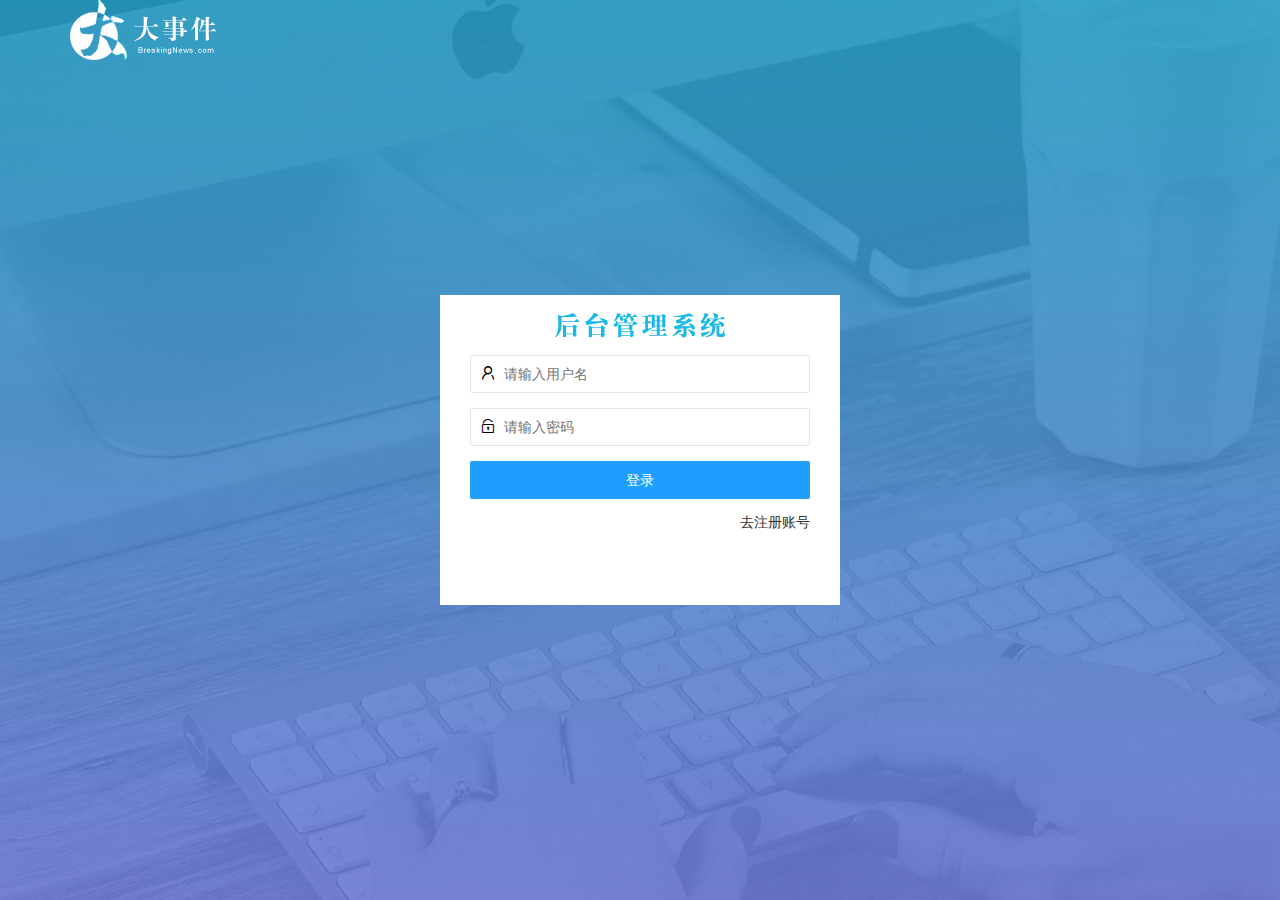
<file: login.html>
<!DOCTYPE html>
<html lang="en">

<head>
    <meta charset="UTF-8">
    <meta http-equiv="X-UA-Compatible" content="IE=edge">
    <meta name="viewport" content="width=device-width, initial-scale=1.0">
    <title>大事件-登录/注册</title>
    <!-- 导入layui样式 -->
    <link rel="stylesheet" href="./assets/lib/layui/css/layui.css" />
    <!-- 导入自己的样式 -->
    <link rel="stylesheet" href="./assets/css/login.css" />
</head>

<body>
    <!-- 头部logo区域 -->
    <div class="layui-main">
        <img src="./assets/images/logo.png" alt="" />
    </div>

    <!-- 登录注册区 -->
    <div class="loginAndRegBox">
        <div class="title-box"></div>
        <!-- 登录div -->
        <div class="login-box">
            <!-- 登录的表单 -->
            <form class="layui-form" id="form_login">
                <!-- 用户名 -->
                <div class="layui-form-item">
                    <i class="layui-icon layui-icon-username"></i>   
                    <input type="text" name="username" required lay-verify="required" placeholder="请输入用户名"
                        autocomplete="off" class="layui-input">
                </div>
                <!-- 密码 -->
                <div class="layui-form-item">
                    <i class="layui-icon layui-icon-password"></i>   
                    <input type="password" name="password" required lay-verify="required|pwd" placeholder="请输入密码"
                        autocomplete="off" class="layui-input">
                </div>
                <!-- 按钮 -->
                <div class="layui-form-item">
                    <button class="layui-btn layui-btn-normal layui-btn-fluid" lay-submit>登录</button>
                </div>
                <div class="layui-form-item links" >
                    <a href="javascript:;" id="link_reg">去注册账号</a>
                </div>
            </form>
            
        </div>
        <!-- 注册div -->
        <div class="reg-box">
                       <!-- 注册的表单 -->
                       <form class="layui-form" id="form_reg">
                        <!-- 用户名 -->
                        <div class="layui-form-item">
                            <i class="layui-icon layui-icon-username"></i>   
                            <input type="text" name="username" required lay-verify="required" placeholder="请输入用户名"
                                autocomplete="off" class="layui-input">
                        </div>
                        <!-- 密码 -->
                        <div class="layui-form-item">
                            <i class="layui-icon layui-icon-password"></i>   
                            <input type="password" name="password" required lay-verify="required|pwd" placeholder="请输入密码"
                                autocomplete="off" class="layui-input">
                        </div>
                        <!--确认密码 -->
                        <div class="layui-form-item">
                            <i class="layui-icon layui-icon-password"></i>   
                            <input type="password" name="repassword" required lay-verify="required|pwd|repwd" placeholder="请再次确认密码"
                                autocomplete="off" class="layui-input">
                        </div>
                        <!-- 按钮 -->
                        <div class="layui-form-item">
                            <button class="layui-btn layui-btn-normal layui-btn-fluid" lay-submit>注册</button>
                        </div>
                        <div class="layui-form-item links" >
                            <a href="javascript:;" id="link_login">去登录</a>
                        </div>
                    </form>
            
        </div>
    </div>

    <!-- 导入layui的JS文件 -->
    <script src="./assets/lib/layui/layui.all.js"></script>
    <!-- 导入JQuery -->
    <script src="./assets/lib/jquery.js"></script>
    <!-- 导入自己封装的baseAPI.js -->
    <script src="./assets/js/baseAPI.js"></script>
    <!-- 导入自己的js脚本 -->
    <script src="./assets/js/login.js"></script>
</body>

</html>
</file>
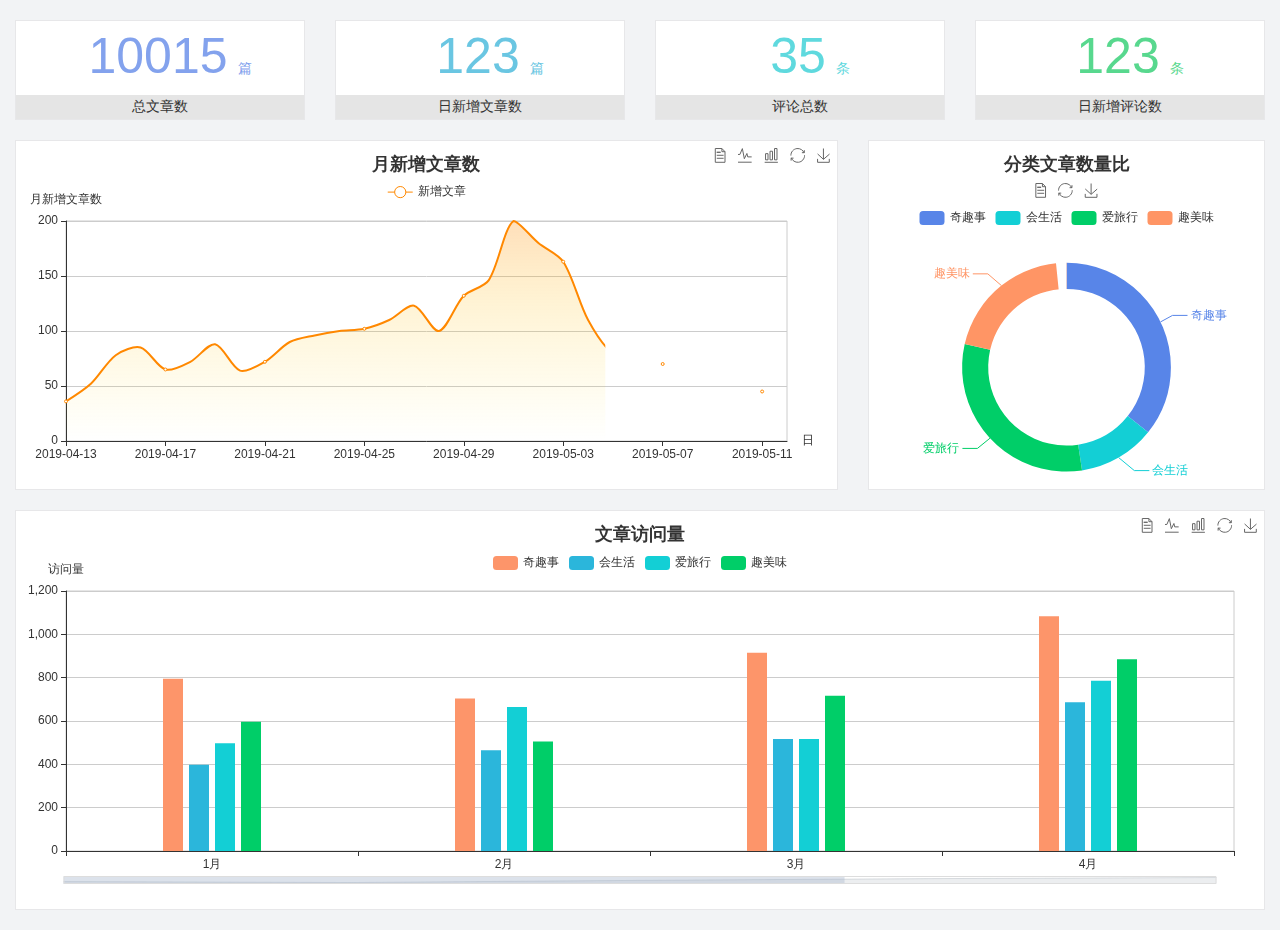
<file: home/dashboard.html>
<!DOCTYPE html>
<html lang="en">

<head>
  <meta charset="UTF-8">
  <meta name="viewport" content="width=device-width, initial-scale=1.0">
  <meta http-equiv="X-UA-Compatible" content="ie=edge">
  <title>图表统计</title>
  <link rel="stylesheet" href="../../assets/lib/bootstrap.css" />
  <link rel="stylesheet" href="../../assets/lib/main.css" />
  <script src="../../assets/lib/jquery.js"></script>
  <script type="text/javascript" src="../../assets/lib/echarts.min.js"></script>
</head>

<body>
  <div class="container-fluid">
    <div class="row spannel_list">
      <div class="col-sm-3 col-xs-6">
        <div class="spannel">
          <em>10015</em><span>篇</span>
          <b>总文章数</b>
        </div>
      </div>
      <div class="col-sm-3 col-xs-6">
        <div class="spannel scolor01">
          <em>123</em><span>篇</span>
          <b>日新增文章数</b>
        </div>
      </div>
      <div class="col-sm-3 col-xs-6">
        <div class="spannel scolor02">
          <em>35</em><span>条</span>
          <b>评论总数</b>
        </div>
      </div>
      <div class="col-sm-3 col-xs-6">
        <div class="spannel scolor03">
          <em>123</em><span>条</span>
          <b>日新增评论数</b>
        </div>
      </div>
    </div>
  </div>

  <div class="container-fluid">
    <div class="row curve-pie">
      <div class="col-lg-8 col-md-8">
        <div class="gragh_pannel" id="curve_show"></div>
      </div>
      <div class="col-lg-4 col-md-4">
        <div class="gragh_pannel" id="pie_show"></div>
      </div>
    </div>
  </div>

  <div class="container-fluid">
    <div class="column_pannel" id="column_show"></div>
  </div>

  <script>
    var oChart = echarts.init(document.getElementById('curve_show'));
    var aList_all = [
      { 'count': 36, 'date': '2019-04-13' },
      { 'count': 52, 'date': '2019-04-14' },
      { 'count': 78, 'date': '2019-04-15' },
      { 'count': 85, 'date': '2019-04-16' },
      { 'count': 65, 'date': '2019-04-17' },
      { 'count': 72, 'date': '2019-04-18' },
      { 'count': 88, 'date': '2019-04-19' },
      { 'count': 64, 'date': '2019-04-20' },
      { 'count': 72, 'date': '2019-04-21' },
      { 'count': 90, 'date': '2019-04-22' },
      { 'count': 96, 'date': '2019-04-23' },
      { 'count': 100, 'date': '2019-04-24' },
      { 'count': 102, 'date': '2019-04-25' },
      { 'count': 110, 'date': '2019-04-26' },
      { 'count': 123, 'date': '2019-04-27' },
      { 'count': 100, 'date': '2019-04-28' },
      { 'count': 132, 'date': '2019-04-29' },
      { 'count': 146, 'date': '2019-04-30' },
      { 'count': 200, 'date': '2019-05-01' },
      { 'count': 180, 'date': '2019-05-02' },
      { 'count': 163, 'date': '2019-05-03' },
      { 'count': 110, 'date': '2019-05-04' },
      { 'count': 80, 'date': '2019-05-05' },
      { 'count': 82, 'date': '2019-05-06' },
      { 'count': 70, 'date': '2019-05-07' },
      { 'count': 65, 'date': '2019-05-08' },
      { 'count': 54, 'date': '2019-05-09' },
      { 'count': 40, 'date': '2019-05-10' },
      { 'count': 45, 'date': '2019-05-11' },
      { 'count': 38, 'date': '2019-05-12' },
    ];

    let aCount = [];
    let aDate = [];

    for (var i = 0; i < aList_all.length; i++) {
      aCount.push(aList_all[i].count);
      aDate.push(aList_all[i].date);
    }

    var chartopt = {
      title: {
        text: '月新增文章数',
        left: 'center',
        top: '10'
      },
      tooltip: {
        trigger: 'axis'
      },
      legend: {
        data: ['新增文章'],
        top: '40'
      },
      toolbox: {
        show: true,
        feature: {
          mark: { show: true },
          dataView: { show: true, readOnly: false },
          magicType: { show: true, type: ['line', 'bar'] },
          restore: { show: true },
          saveAsImage: { show: true }
        }
      },
      calculable: true,
      xAxis: [
        {
          name: '日',
          type: 'category',
          boundaryGap: false,
          data: aDate
        }
      ],
      yAxis: [
        {
          name: '月新增文章数',
          type: 'value'
        }
      ],
      series: [
        {
          name: '新增文章',
          type: 'line',
          smooth: true,
          itemStyle: { normal: { areaStyle: { type: 'default' }, color: '#f80' }, lineStyle: { color: '#f80' } },
          data: aCount
        }],
      areaStyle: {
        normal: {
          color: new echarts.graphic.LinearGradient(0, 0, 0, 1, [{
            offset: 0,
            color: 'rgba(255,136,0,0.39)'
          }, {
            offset: .34,
            color: 'rgba(255,180,0,0.25)'
          }, {
            offset: 1,
            color: 'rgba(255,222,0,0.00)'
          }])

        }
      },
      grid: {
        show: true,
        x: 50,
        x2: 50,
        y: 80,
        height: 220
      }
    };

    oChart.setOption(chartopt);


    var oPie = echarts.init(document.getElementById('pie_show'));
    var oPieopt =
    {
      title: {
        top: 10,
        text: '分类文章数量比',
        x: 'center'
      },
      tooltip: {
        trigger: 'item',
        formatter: "{a} <br/>{b} : {c} ({d}%)"
      },
      color: ['#5885e8', '#13cfd5', '#00ce68', '#ff9565'],
      legend: {
        x: 'center',
        top: 65,
        data: ['奇趣事', '会生活', '爱旅行', '趣美味']
      },
      toolbox: {
        show: true,
        x: 'center',
        top: 35,
        feature: {
          mark: { show: true },
          dataView: { show: true, readOnly: false },
          magicType: {
            show: true,
            type: ['pie', 'funnel'],
            option: {
              funnel: {
                x: '25%',
                width: '50%',
                funnelAlign: 'left',
                max: 1548
              }
            }
          },
          restore: { show: true },
          saveAsImage: { show: true }
        }
      },
      calculable: true,
      series: [
        {
          name: '访问来源',
          type: 'pie',
          radius: ['45%', '60%'],
          center: ['50%', '65%'],
          data: [
            { value: 300, name: '奇趣事' },
            { value: 100, name: '会生活' },
            { value: 260, name: '爱旅行' },
            { value: 180, name: '趣美味' }
          ]
        }
      ]
    };
    oPie.setOption(oPieopt);



    var oColumn = this.echarts.init(document.getElementById('column_show'));
    var oColumnopt =
    {
      title: {
        text: '文章访问量',
        left: 'center',
        top: '10'
      },
      tooltip: {
        trigger: 'axis'
      },
      legend: {
        data: ['奇趣事', '会生活', '爱旅行', '趣美味'],
        top: '40'
      },
      toolbox: {
        show: true,
        feature: {
          mark: { show: true },
          dataView: { show: true, readOnly: false },
          magicType: { show: true, type: ['line', 'bar'] },
          restore: { show: true },
          saveAsImage: { show: true }
        }
      },
      calculable: true,
      xAxis: [
        {
          type: 'category',
          data: ['1月', '2月', '3月', '4月', '5月']
        }
      ],
      yAxis: [
        {
          name: '访问量',
          type: 'value'
        }
      ],
      series: [
        {
          name: '奇趣事',
          type: 'bar',
          barWidth: 20,
          itemStyle: {
            normal: { areaStyle: { type: 'default' }, color: '#fd956a' }
          },
          data: [800, 708, 920, 1090, 1200]
        },
        {
          name: '会生活',
          type: 'bar',
          barWidth: 20,
          itemStyle: {
            normal: { areaStyle: { type: 'default' }, color: '#2bb6db' }
          },
          data: [400, 468, 520, 690, 800]
        },
        {
          name: '爱旅行',
          type: 'bar',
          barWidth: 20,
          itemStyle: {
            normal: { areaStyle: { type: 'default' }, color: '#13cfd5' }
          },
          data: [500, 668, 520, 790, 900]
        },
        {
          name: '趣美味',
          type: 'bar',
          barWidth: 20,
          itemStyle: {
            normal: { areaStyle: { type: 'default' }, color: '#00ce68' }
          },
          data: [600, 508, 720, 890, 1000]
        }
      ],
      grid: {
        show: true,
        x: 50,
        x2: 30,
        y: 80,
        height: 260
      },
      dataZoom: [//给x轴设置滚动条
        {
          start: 0,//默认为0
          end: 100 - 1000 / 31,//默认为100
          type: 'slider',
          show: true,
          xAxisIndex: [0],
          handleSize: 0,//滑动条的 左右2个滑动条的大小
          height: 8,//组件高度
          left: 45, //左边的距离
          right: 50,//右边的距离
          bottom: 26,//右边的距离
          handleColor: '#ddd',//h滑动图标的颜色
          handleStyle: {
            borderColor: "#cacaca",
            borderWidth: "1",
            shadowBlur: 2,
            background: "#ddd",
            shadowColor: "#ddd",
          }
        }]
    };
    oColumn.setOption(oColumnopt);
  </script>
</body>

</html>
</file>
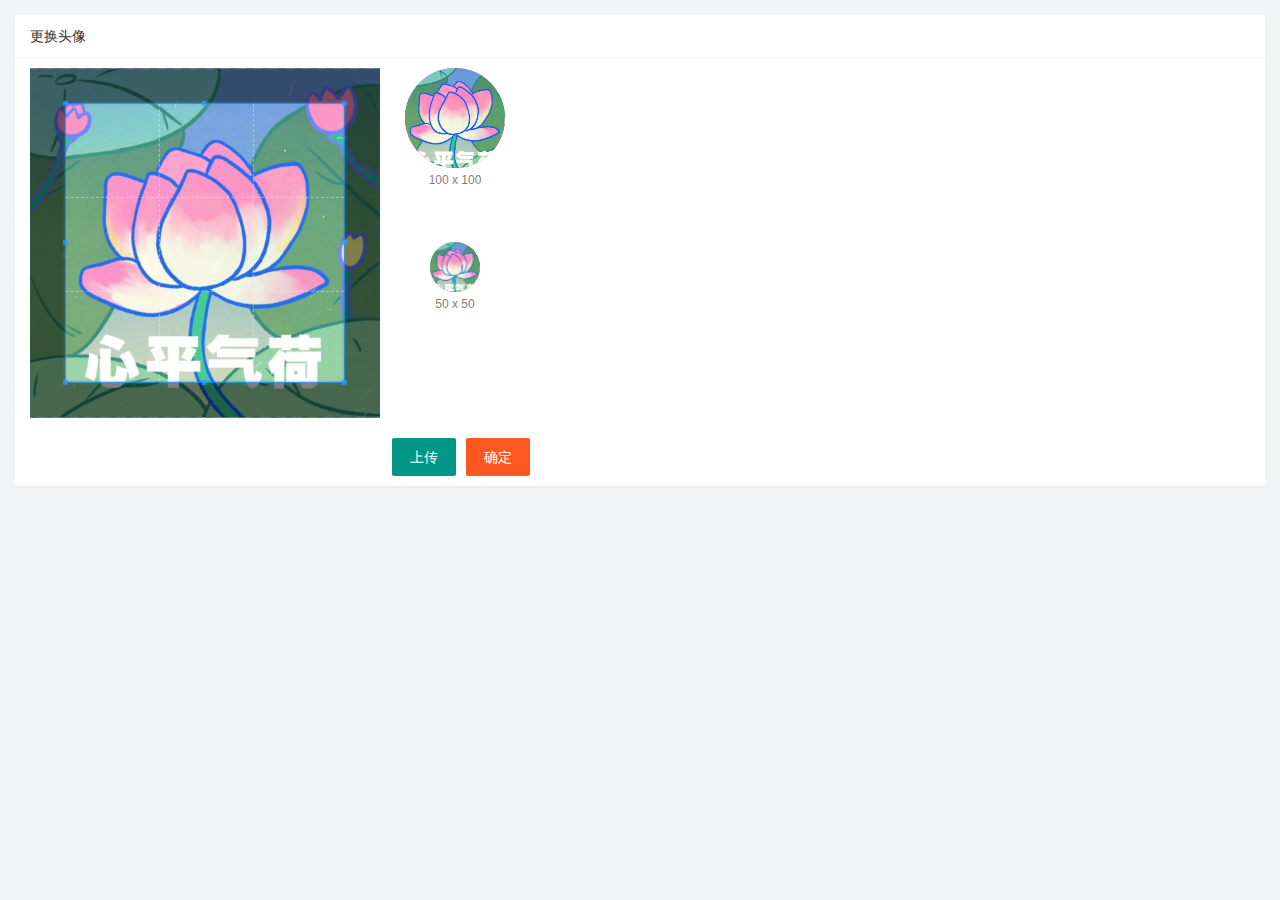
<file: user/user_avatar.html>
<!DOCTYPE html>
<html lang="en">

<head>
    <meta charset="UTF-8">
    <meta http-equiv="X-UA-Compatible" content="IE=edge">
    <meta name="viewport" content="width=device-width, initial-scale=1.0">
    <title>Document</title>
    <link rel="stylesheet" href="../assets/lib/layui/css/layui.css">
    <link rel="stylesheet" href="../assets/lib/cropper/cropper.css" />
    <link rel="stylesheet" href="../assets/css/user/user_avatar.css">
</head>

<body>
    <!-- 卡片区域 -->
    <div class="layui-card">
        <div class="layui-card-header">更换头像</div>
        <div class="layui-card-body">
            <!-- 第一行的图片裁剪和预览区域 -->
            <div class="row1">
                <!-- 图片裁剪区域 -->
                <div class="cropper-box">
                    <!-- 这个 img 标签很重要，将来会把它初始化为裁剪区域 -->
                    <img id="image" src="../assets/images/heart.jpg" />
                </div>
                <!-- 图片的预览区域 -->
                <div class="preview-box">
                    <div>
                        <!-- 宽高为 100px 的预览区域 -->
                        <div class="img-preview w100"></div>
                        <p class="size">100 x 100</p>
                    </div>
                    <div>
                        <!-- 宽高为 50px 的预览区域 -->
                        <div class="img-preview w50"></div>
                        <p class="size">50 x 50</p>
                    </div>
                </div>
            </div>

            <!-- 第二行的按钮区域 -->
            <div class="row2">
                <!-- 通过 accept=""属性可以指定用户可以选择的文件类型-->
                <input type="file" id="file" accept="image/png,image/jpeg"/>
                <button type="button" class="layui-btn" id="btnChooseImage">上传</button>
                <button type="button" class="layui-btn layui-btn-danger" id="btnUpload">确定</button>
            </div>
        </div>
    </div>
    <script src="../assets/lib/layui/layui.all.js"></script>

    <script src="../assets/lib/jquery.js"></script>
    <script src="../assets/lib/cropper/Cropper.js"></script>
    <script src="../assets/lib/cropper/jquery-cropper.js"></script>
    <script src="../assets/js/baseAPI.js"></script>
    <script src="../assets/js/user/user_avatar.js"></script>
</body>

</html>
</file>
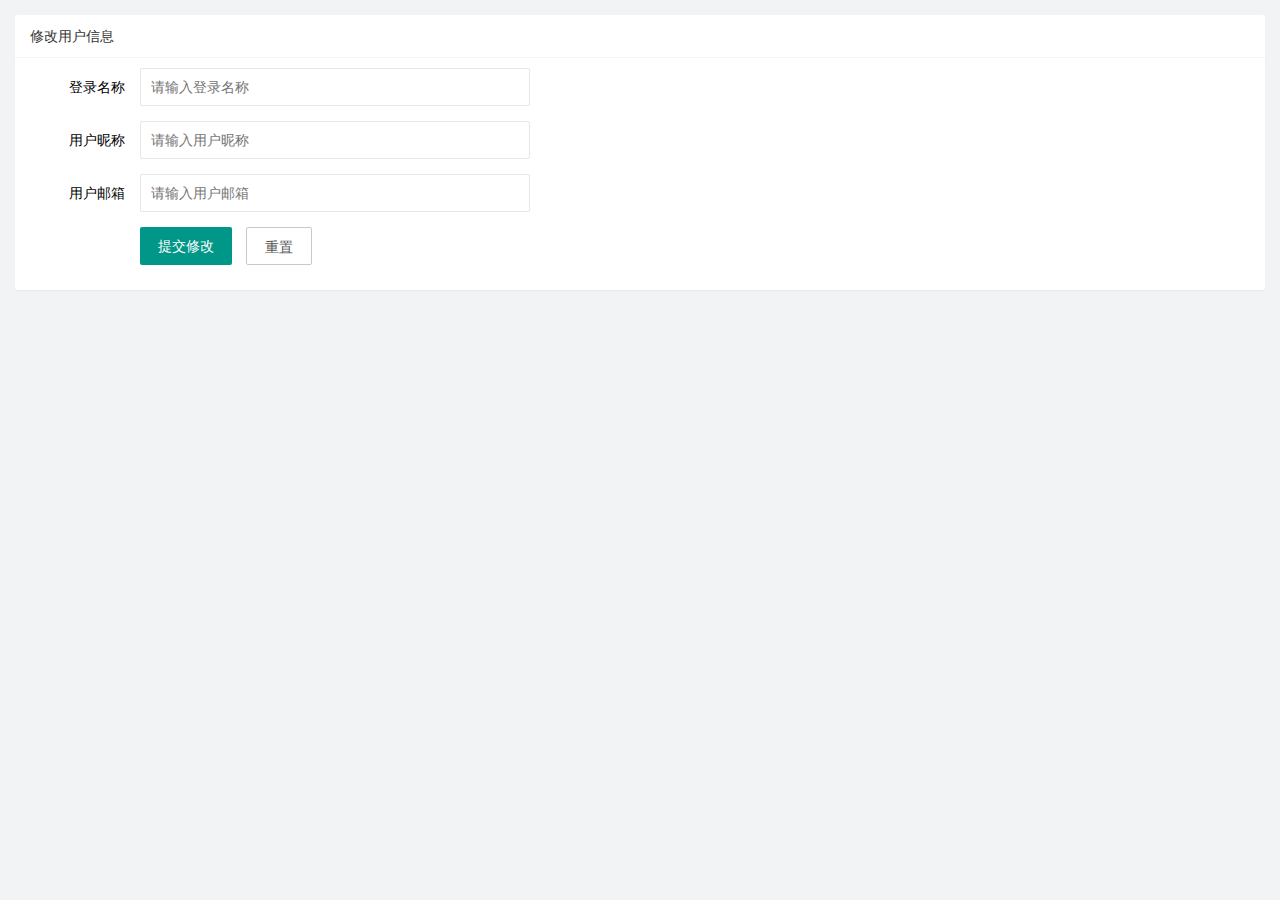
<file: user/user_info.html>
<!DOCTYPE html>
<html lang="en">

<head>
    <meta charset="UTF-8">
    <meta http-equiv="X-UA-Compatible" content="IE=edge">
    <meta name="viewport" content="width=device-width, initial-scale=1.0">
    <title>Document</title>
    <!-- 导入layui的css -->
    <link rel="stylesheet" href="../assets/lib/layui/css/layui.css">
    <!-- 导入自己的css -->
    <link rel="stylesheet" href="../assets/css/user/user_info.css" />
</head>

<body>
    <!-- 卡片区 -->
    <div class="layui-card">
        <div class="layui-card-header">修改用户信息</div>
        <div class="layui-card-body">
            <!-- form表单区 -->
            <form class="layui-form" lay-filter="formUserInfo">
                <!-- 隐藏域id -->
                <input type="hidden" name="id"/>
                <div class="layui-form-item">
                    <label class="layui-form-label">登录名称</label>
                    <div class="layui-input-block">
                        <input type="text" name="username" required lay-verify="required" placeholder="请输入登录名称"
                            autocomplete="off" class="layui-input" readonly>
                    </div>
                </div>
                <div class="layui-form-item">
                    <label class="layui-form-label">用户昵称</label>
                    <div class="layui-input-block">
                        <input type="text" name="nickname" required lay-verify="required||nickname" placeholder="请输入用户昵称"
                            autocomplete="off" class="layui-input">
                    </div>
                </div>
                <div class="layui-form-item">
                    <label class="layui-form-label">用户邮箱</label>
                    <div class="layui-input-block">
                        <input type="text" name="email" required lay-verify="required||email" placeholder="请输入用户邮箱"
                            autocomplete="off" class="layui-input">
                    </div>
                </div>

                <div class="layui-form-item">
                    <div class="layui-input-block">
                        <button class="layui-btn" lay-submit lay-filter="formDemo">提交修改</button>
                        <button type="reset" class="layui-btn layui-btn-primary" id="btnReset">重置</button>
                    </div>
                </div>
            </form>
        </div>
    </div>

    <!-- 导入layui的JS文件 -->
    <script src="../assets/lib/layui/layui.all.js"></script>
    <!-- 导入jquery -->
    <script src="../assets/lib/jquery.js"></script>
    <!-- 导入baseapi -->
    <script src="../assets/js/baseAPI.js"></script>
    <!-- 导入自己的JS -->
    <script src="../assets/js/user/user_info.js"></script>
</body>

</html>
</file>
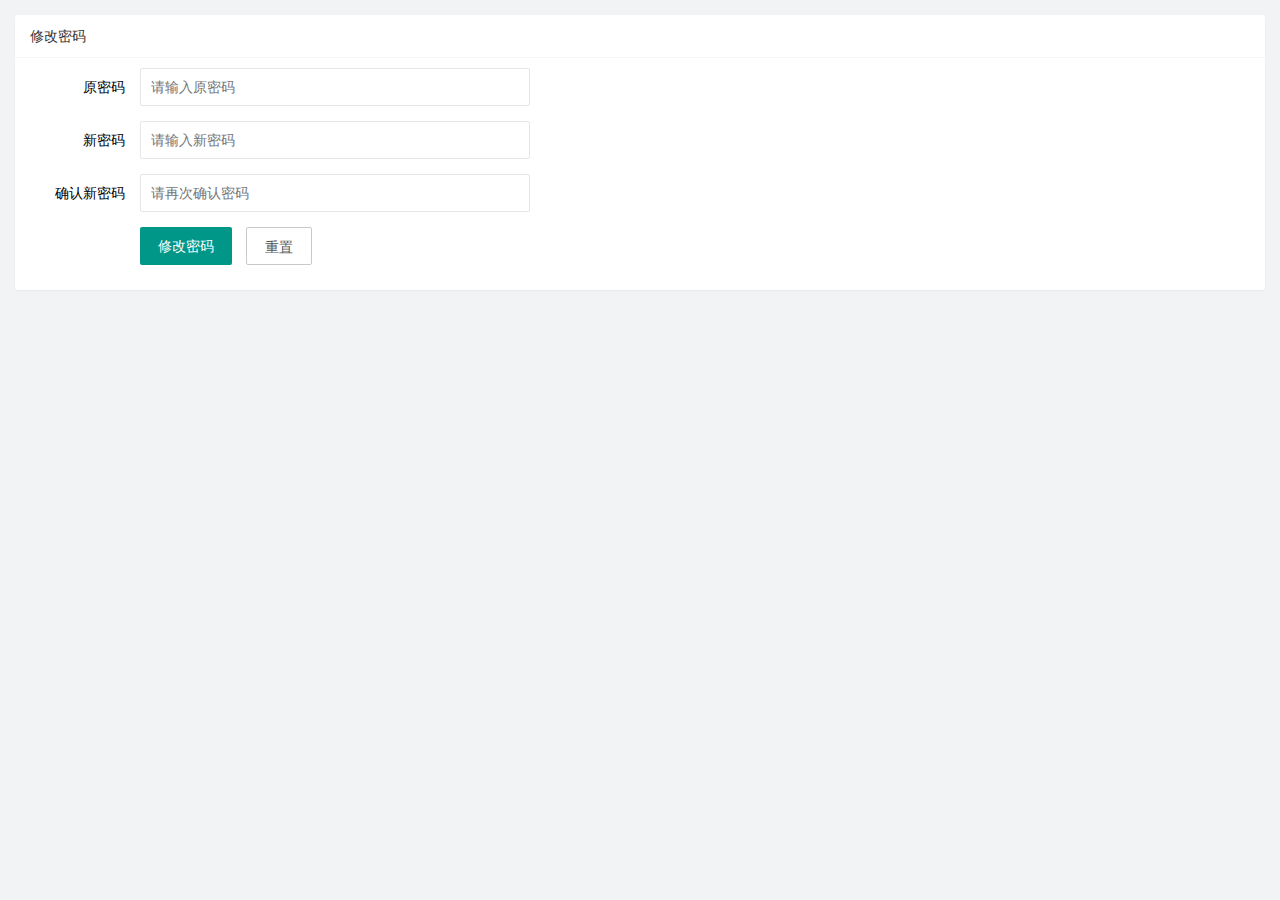
<file: user/user_pwd.html>
<!DOCTYPE html>
<html lang="en">

<head>
    <meta charset="UTF-8">
    <meta http-equiv="X-UA-Compatible" content="IE=edge">
    <meta name="viewport" content="width=device-width, initial-scale=1.0">
    <title>Document</title>
    <link rel="stylesheet" href="../assets/lib/layui/css/layui.css">
    <link rel="stylesheet" href="../assets/css/user/user_pwd.css">
</head>

<body>
    <!-- 卡片区域 -->
    <div class="layui-card">
        <div class="layui-card-header">修改密码</div>
        <div class="layui-card-body">
            <form class="layui-form" action="">
                <div class="layui-form-item">
                    <label class="layui-form-label">原密码</label>
                    <div class="layui-input-block">
                        <input type="password" name="oldPwd" required lay-verify="required|pass" placeholder="请输入原密码"
                            autocomplete="off" class="layui-input">
                    </div>
                </div>
                <div class="layui-form-item">
                    <label class="layui-form-label">新密码</label>
                    <div class="layui-input-block">
                        <input type="password" name="newPwd" required lay-verify="required|pass|samepwd" placeholder="请输入新密码"
                            autocomplete="off" class="layui-input">
                    </div>
                </div>
                <div class="layui-form-item">
                    <label class="layui-form-label">确认新密码</label>
                    <div class="layui-input-block">
                        <input type="password" name="rePwd" required lay-verify="required|pass|rePwd" placeholder="请再次确认密码"
                            autocomplete="off" class="layui-input">
                    </div>
                </div>
                <div class="layui-form-item">
                    <div class="layui-input-block">
                        <button class="layui-btn" lay-submit lay-filter="formDemo">修改密码</button>
                        <button type="reset" class="layui-btn layui-btn-primary">重置</button>
                    </div>
                </div>

            </form>
        </div>
    </div>
    <!-- 导入layui的js -->
    <script src="../assets/lib/layui/layui.all.js"></script>
    <!-- 导入jQuery的js -->
    <script src="../assets/lib/jquery.js"></script>
    <!-- 导入baseapi.js -->
    <script src="../assets/js/baseAPI.js"></script>
    <!-- 导入自己的js -->
    <script src="../assets/js/user/user_pwd.js"></script>
</body>

</html>
</file>
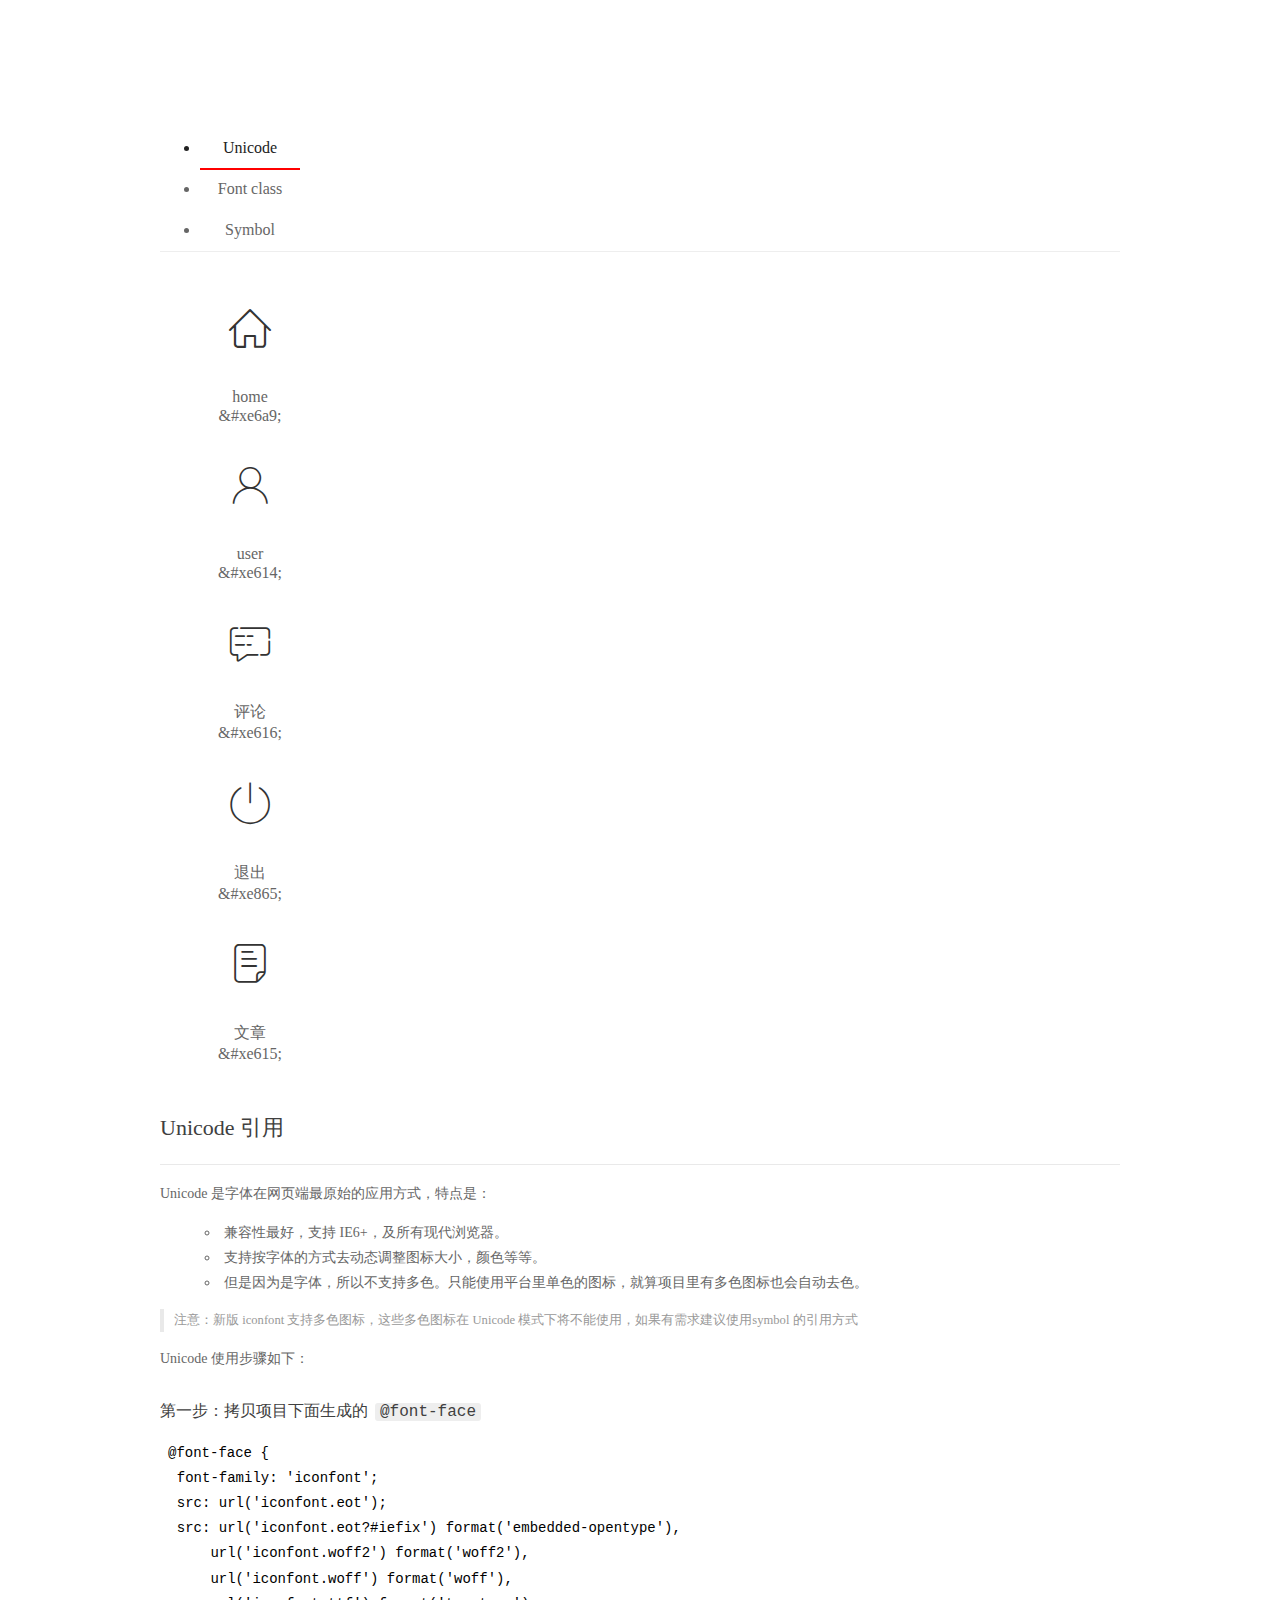
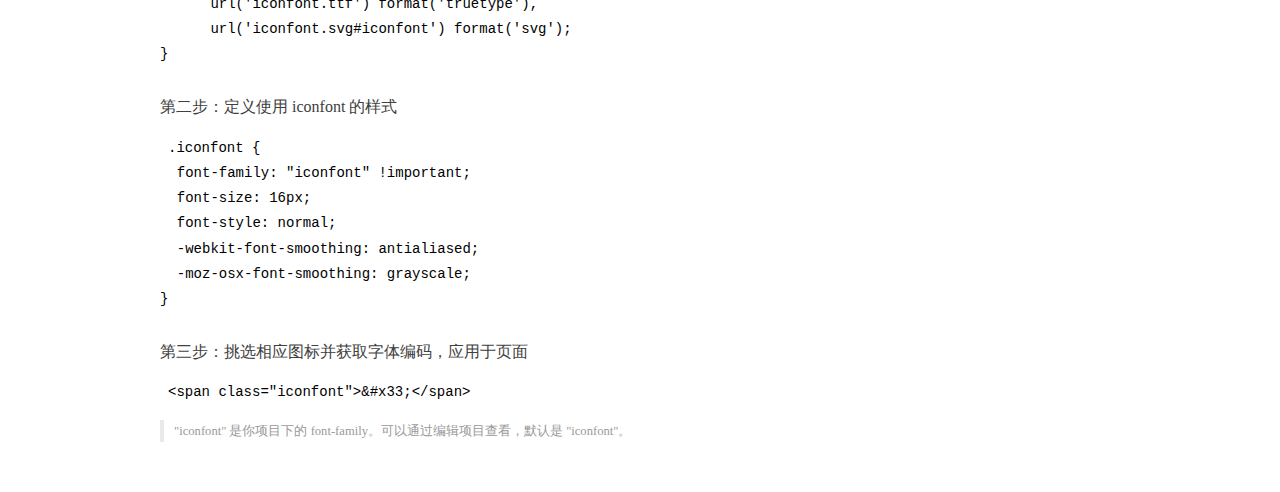
<file: assets/fonts/demo_index.html>
<!DOCTYPE html>
<html>
<head>
  <meta charset="utf-8"/>
  <title>IconFont Demo</title>
  <link rel="shortcut icon" href="https://gtms04.alicdn.com/tps/i4/TB1_oz6GVXXXXaFXpXXJDFnIXXX-64-64.ico" type="image/x-icon"/>
  <link rel="stylesheet" href="https://g.alicdn.com/thx/cube/1.3.2/cube.min.css">
  <link rel="stylesheet" href="demo.css">
  <link rel="stylesheet" href="iconfont.css">
  <script src="iconfont.js"></script>
  <!-- jQuery -->
  <script src="https://a1.alicdn.com/oss/uploads/2018/12/26/7bfddb60-08e8-11e9-9b04-53e73bb6408b.js"></script>
  <!-- 代码高亮 -->
  <script src="https://a1.alicdn.com/oss/uploads/2018/12/26/a3f714d0-08e6-11e9-8a15-ebf944d7534c.js"></script>
</head>
<body>
  <div class="main">
    <h1 class="logo"><a href="https://www.iconfont.cn/" title="iconfont 首页" target="_blank">&#xe86b;</a></h1>
    <div class="nav-tabs">
      <ul id="tabs" class="dib-box">
        <li class="dib active"><span>Unicode</span></li>
        <li class="dib"><span>Font class</span></li>
        <li class="dib"><span>Symbol</span></li>
      </ul>
      
    </div>
    <div class="tab-container">
      <div class="content unicode" style="display: block;">
          <ul class="icon_lists dib-box">
          
            <li class="dib">
              <span class="icon iconfont">&#xe6a9;</span>
                <div class="name">home</div>
                <div class="code-name">&amp;#xe6a9;</div>
              </li>
          
            <li class="dib">
              <span class="icon iconfont">&#xe614;</span>
                <div class="name">user</div>
                <div class="code-name">&amp;#xe614;</div>
              </li>
          
            <li class="dib">
              <span class="icon iconfont">&#xe616;</span>
                <div class="name">评论</div>
                <div class="code-name">&amp;#xe616;</div>
              </li>
          
            <li class="dib">
              <span class="icon iconfont">&#xe865;</span>
                <div class="name">退出</div>
                <div class="code-name">&amp;#xe865;</div>
              </li>
          
            <li class="dib">
              <span class="icon iconfont">&#xe615;</span>
                <div class="name">文章</div>
                <div class="code-name">&amp;#xe615;</div>
              </li>
          
          </ul>
          <div class="article markdown">
          <h2 id="unicode-">Unicode 引用</h2>
          <hr>

          <p>Unicode 是字体在网页端最原始的应用方式，特点是：</p>
          <ul>
            <li>兼容性最好，支持 IE6+，及所有现代浏览器。</li>
            <li>支持按字体的方式去动态调整图标大小，颜色等等。</li>
            <li>但是因为是字体，所以不支持多色。只能使用平台里单色的图标，就算项目里有多色图标也会自动去色。</li>
          </ul>
          <blockquote>
            <p>注意：新版 iconfont 支持多色图标，这些多色图标在 Unicode 模式下将不能使用，如果有需求建议使用symbol 的引用方式</p>
          </blockquote>
          <p>Unicode 使用步骤如下：</p>
          <h3 id="-font-face">第一步：拷贝项目下面生成的 <code>@font-face</code></h3>
<pre><code class="language-css"
>@font-face {
  font-family: 'iconfont';
  src: url('iconfont.eot');
  src: url('iconfont.eot?#iefix') format('embedded-opentype'),
      url('iconfont.woff2') format('woff2'),
      url('iconfont.woff') format('woff'),
      url('iconfont.ttf') format('truetype'),
      url('iconfont.svg#iconfont') format('svg');
}
</code></pre>
          <h3 id="-iconfont-">第二步：定义使用 iconfont 的样式</h3>
<pre><code class="language-css"
>.iconfont {
  font-family: "iconfont" !important;
  font-size: 16px;
  font-style: normal;
  -webkit-font-smoothing: antialiased;
  -moz-osx-font-smoothing: grayscale;
}
</code></pre>
          <h3 id="-">第三步：挑选相应图标并获取字体编码，应用于页面</h3>
<pre>
<code class="language-html"
>&lt;span class="iconfont"&gt;&amp;#x33;&lt;/span&gt;
</code></pre>
          <blockquote>
            <p>"iconfont" 是你项目下的 font-family。可以通过编辑项目查看，默认是 "iconfont"。</p>
          </blockquote>
          </div>
      </div>
      <div class="content font-class">
        <ul class="icon_lists dib-box">
          
          <li class="dib">
            <span class="icon iconfont icon-home"></span>
            <div class="name">
              home
            </div>
            <div class="code-name">.icon-home
            </div>
          </li>
          
          <li class="dib">
            <span class="icon iconfont icon-user"></span>
            <div class="name">
              user
            </div>
            <div class="code-name">.icon-user
            </div>
          </li>
          
          <li class="dib">
            <span class="icon iconfont icon-pinglun"></span>
            <div class="name">
              评论
            </div>
            <div class="code-name">.icon-pinglun
            </div>
          </li>
          
          <li class="dib">
            <span class="icon iconfont icon-tuichu"></span>
            <div class="name">
              退出
            </div>
            <div class="code-name">.icon-tuichu
            </div>
          </li>
          
          <li class="dib">
            <span class="icon iconfont icon-16"></span>
            <div class="name">
              文章
            </div>
            <div class="code-name">.icon-16
            </div>
          </li>
          
        </ul>
        <div class="article markdown">
        <h2 id="font-class-">font-class 引用</h2>
        <hr>

        <p>font-class 是 Unicode 使用方式的一种变种，主要是解决 Unicode 书写不直观，语意不明确的问题。</p>
        <p>与 Unicode 使用方式相比，具有如下特点：</p>
        <ul>
          <li>兼容性良好，支持 IE8+，及所有现代浏览器。</li>
          <li>相比于 Unicode 语意明确，书写更直观。可以很容易分辨这个 icon 是什么。</li>
          <li>因为使用 class 来定义图标，所以当要替换图标时，只需要修改 class 里面的 Unicode 引用。</li>
          <li>不过因为本质上还是使用的字体，所以多色图标还是不支持的。</li>
        </ul>
        <p>使用步骤如下：</p>
        <h3 id="-fontclass-">第一步：引入项目下面生成的 fontclass 代码：</h3>
<pre><code class="language-html">&lt;link rel="stylesheet" href="./iconfont.css"&gt;
</code></pre>
        <h3 id="-">第二步：挑选相应图标并获取类名，应用于页面：</h3>
<pre><code class="language-html">&lt;span class="iconfont icon-xxx"&gt;&lt;/span&gt;
</code></pre>
        <blockquote>
          <p>"
            iconfont" 是你项目下的 font-family。可以通过编辑项目查看，默认是 "iconfont"。</p>
        </blockquote>
      </div>
      </div>
      <div class="content symbol">
          <ul class="icon_lists dib-box">
          
            <li class="dib">
                <svg class="icon svg-icon" aria-hidden="true">
                  <use xlink:href="#icon-home"></use>
                </svg>
                <div class="name">home</div>
                <div class="code-name">#icon-home</div>
            </li>
          
            <li class="dib">
                <svg class="icon svg-icon" aria-hidden="true">
                  <use xlink:href="#icon-user"></use>
                </svg>
                <div class="name">user</div>
                <div class="code-name">#icon-user</div>
            </li>
          
            <li class="dib">
                <svg class="icon svg-icon" aria-hidden="true">
                  <use xlink:href="#icon-pinglun"></use>
                </svg>
                <div class="name">评论</div>
                <div class="code-name">#icon-pinglun</div>
            </li>
          
            <li class="dib">
                <svg class="icon svg-icon" aria-hidden="true">
                  <use xlink:href="#icon-tuichu"></use>
                </svg>
                <div class="name">退出</div>
                <div class="code-name">#icon-tuichu</div>
            </li>
          
            <li class="dib">
                <svg class="icon svg-icon" aria-hidden="true">
                  <use xlink:href="#icon-16"></use>
                </svg>
                <div class="name">文章</div>
                <div class="code-name">#icon-16</div>
            </li>
          
          </ul>
          <div class="article markdown">
          <h2 id="symbol-">Symbol 引用</h2>
          <hr>

          <p>这是一种全新的使用方式，应该说这才是未来的主流，也是平台目前推荐的用法。相关介绍可以参考这篇<a href="">文章</a>
            这种用法其实是做了一个 SVG 的集合，与另外两种相比具有如下特点：</p>
          <ul>
            <li>支持多色图标了，不再受单色限制。</li>
            <li>通过一些技巧，支持像字体那样，通过 <code>font-size</code>, <code>color</code> 来调整样式。</li>
            <li>兼容性较差，支持 IE9+，及现代浏览器。</li>
            <li>浏览器渲染 SVG 的性能一般，还不如 png。</li>
          </ul>
          <p>使用步骤如下：</p>
          <h3 id="-symbol-">第一步：引入项目下面生成的 symbol 代码：</h3>
<pre><code class="language-html">&lt;script src="./iconfont.js"&gt;&lt;/script&gt;
</code></pre>
          <h3 id="-css-">第二步：加入通用 CSS 代码（引入一次就行）：</h3>
<pre><code class="language-html">&lt;style&gt;
.icon {
  width: 1em;
  height: 1em;
  vertical-align: -0.15em;
  fill: currentColor;
  overflow: hidden;
}
&lt;/style&gt;
</code></pre>
          <h3 id="-">第三步：挑选相应图标并获取类名，应用于页面：</h3>
<pre><code class="language-html">&lt;svg class="icon" aria-hidden="true"&gt;
  &lt;use xlink:href="#icon-xxx"&gt;&lt;/use&gt;
&lt;/svg&gt;
</code></pre>
          </div>
      </div>

    </div>
  </div>
  <script>
  $(document).ready(function () {
      $('.tab-container .content:first').show()

      $('#tabs li').click(function (e) {
        var tabContent = $('.tab-container .content')
        var index = $(this).index()

        if ($(this).hasClass('active')) {
          return
        } else {
          $('#tabs li').removeClass('active')
          $(this).addClass('active')

          tabContent.hide().eq(index).fadeIn()
        }
      })
    })
  </script>
</body>
</html>
</file>
<file: assets/lib/layui/css/layui.css>
/** layui-v2.5.5 MIT License By https://www.layui.com */
 .layui-inline,img{display:inline-block;vertical-align:middle}h1,h2,h3,h4,h5,h6{font-weight:400}.layui-edge,.layui-header,.layui-inline,.layui-main{position:relative}.layui-body,.layui-edge,.layui-elip{overflow:hidden}.layui-btn,.layui-edge,.layui-inline,img{vertical-align:middle}.layui-btn,.layui-disabled,.layui-icon,.layui-unselect{-moz-user-select:none;-webkit-user-select:none;-ms-user-select:none}.layui-elip,.layui-form-checkbox span,.layui-form-pane .layui-form-label{text-overflow:ellipsis;white-space:nowrap}.layui-breadcrumb,.layui-tree-btnGroup{visibility:hidden}blockquote,body,button,dd,div,dl,dt,form,h1,h2,h3,h4,h5,h6,input,li,ol,p,pre,td,textarea,th,ul{margin:0;padding:0;-webkit-tap-highlight-color:rgba(0,0,0,0)}a:active,a:hover{outline:0}img{border:none}li{list-style:none}table{border-collapse:collapse;border-spacing:0}h4,h5,h6{font-size:100%}button,input,optgroup,option,select,textarea{font-family:inherit;font-size:inherit;font-style:inherit;font-weight:inherit;outline:0}pre{white-space:pre-wrap;white-space:-moz-pre-wrap;white-space:-pre-wrap;white-space:-o-pre-wrap;word-wrap:break-word}body{line-height:24px;font:14px Helvetica Neue,Helvetica,PingFang SC,Tahoma,Arial,sans-serif}hr{height:1px;margin:10px 0;border:0;clear:both}a{color:#333;text-decoration:none}a:hover{color:#777}a cite{font-style:normal;*cursor:pointer}.layui-border-box,.layui-border-box *{box-sizing:border-box}.layui-box,.layui-box *{box-sizing:content-box}.layui-clear{clear:both;*zoom:1}.layui-clear:after{content:'\20';clear:both;*zoom:1;display:block;height:0}.layui-inline{*display:inline;*zoom:1}.layui-edge{display:inline-block;width:0;height:0;border-width:6px;border-style:dashed;border-color:transparent}.layui-edge-top{top:-4px;border-bottom-color:#999;border-bottom-style:solid}.layui-edge-right{border-left-color:#999;border-left-style:solid}.layui-edge-bottom{top:2px;border-top-color:#999;border-top-style:solid}.layui-edge-left{border-right-color:#999;border-right-style:solid}.layui-disabled,.layui-disabled:hover{color:#d2d2d2!important;cursor:not-allowed!important}.layui-circle{border-radius:100%}.layui-show{display:block!important}.layui-hide{display:none!important}@font-face{font-family:layui-icon;src:url(../font/iconfont.eot?v=250);src:url(../font/iconfont.eot?v=250#iefix) format('embedded-opentype'),url(../font/iconfont.woff2?v=250) format('woff2'),url(../font/iconfont.woff?v=250) format('woff'),url(../font/iconfont.ttf?v=250) format('truetype'),url(../font/iconfont.svg?v=250#layui-icon) format('svg')}.layui-icon{font-family:layui-icon!important;font-size:16px;font-style:normal;-webkit-font-smoothing:antialiased;-moz-osx-font-smoothing:grayscale}.layui-icon-reply-fill:before{content:"\e611"}.layui-icon-set-fill:before{content:"\e614"}.layui-icon-menu-fill:before{content:"\e60f"}.layui-icon-search:before{content:"\e615"}.layui-icon-share:before{content:"\e641"}.layui-icon-set-sm:before{content:"\e620"}.layui-icon-engine:before{content:"\e628"}.layui-icon-close:before{content:"\1006"}.layui-icon-close-fill:before{content:"\1007"}.layui-icon-chart-screen:before{content:"\e629"}.layui-icon-star:before{content:"\e600"}.layui-icon-circle-dot:before{content:"\e617"}.layui-icon-chat:before{content:"\e606"}.layui-icon-release:before{content:"\e609"}.layui-icon-list:before{content:"\e60a"}.layui-icon-chart:before{content:"\e62c"}.layui-icon-ok-circle:before{content:"\1005"}.layui-icon-layim-theme:before{content:"\e61b"}.layui-icon-table:before{content:"\e62d"}.layui-icon-right:before{content:"\e602"}.layui-icon-left:before{content:"\e603"}.layui-icon-cart-simple:before{content:"\e698"}.layui-icon-face-cry:before{content:"\e69c"}.layui-icon-face-smile:before{content:"\e6af"}.layui-icon-survey:before{content:"\e6b2"}.layui-icon-tree:before{content:"\e62e"}.layui-icon-upload-circle:before{content:"\e62f"}.layui-icon-add-circle:before{content:"\e61f"}.layui-icon-download-circle:before{content:"\e601"}.layui-icon-templeate-1:before{content:"\e630"}.layui-icon-util:before{content:"\e631"}.layui-icon-face-surprised:before{content:"\e664"}.layui-icon-edit:before{content:"\e642"}.layui-icon-speaker:before{content:"\e645"}.layui-icon-down:before{content:"\e61a"}.layui-icon-file:before{content:"\e621"}.layui-icon-layouts:before{content:"\e632"}.layui-icon-rate-half:before{content:"\e6c9"}.layui-icon-add-circle-fine:before{content:"\e608"}.layui-icon-prev-circle:before{content:"\e633"}.layui-icon-read:before{content:"\e705"}.layui-icon-404:before{content:"\e61c"}.layui-icon-carousel:before{content:"\e634"}.layui-icon-help:before{content:"\e607"}.layui-icon-code-circle:before{content:"\e635"}.layui-icon-water:before{content:"\e636"}.layui-icon-username:before{content:"\e66f"}.layui-icon-find-fill:before{content:"\e670"}.layui-icon-about:before{content:"\e60b"}.layui-icon-location:before{content:"\e715"}.layui-icon-up:before{content:"\e619"}.layui-icon-pause:before{content:"\e651"}.layui-icon-date:before{content:"\e637"}.layui-icon-layim-uploadfile:before{content:"\e61d"}.layui-icon-delete:before{content:"\e640"}.layui-icon-play:before{content:"\e652"}.layui-icon-top:before{content:"\e604"}.layui-icon-friends:before{content:"\e612"}.layui-icon-refresh-3:before{content:"\e9aa"}.layui-icon-ok:before{content:"\e605"}.layui-icon-layer:before{content:"\e638"}.layui-icon-face-smile-fine:before{content:"\e60c"}.layui-icon-dollar:before{content:"\e659"}.layui-icon-group:before{content:"\e613"}.layui-icon-layim-download:before{content:"\e61e"}.layui-icon-picture-fine:before{content:"\e60d"}.layui-icon-link:before{content:"\e64c"}.layui-icon-diamond:before{content:"\e735"}.layui-icon-log:before{content:"\e60e"}.layui-icon-rate-solid:before{content:"\e67a"}.layui-icon-fonts-del:before{content:"\e64f"}.layui-icon-unlink:before{content:"\e64d"}.layui-icon-fonts-clear:before{content:"\e639"}.layui-icon-triangle-r:before{content:"\e623"}.layui-icon-circle:before{content:"\e63f"}.layui-icon-radio:before{content:"\e643"}.layui-icon-align-center:before{content:"\e647"}.layui-icon-align-right:before{content:"\e648"}.layui-icon-align-left:before{content:"\e649"}.layui-icon-loading-1:before{content:"\e63e"}.layui-icon-return:before{content:"\e65c"}.layui-icon-fonts-strong:before{content:"\e62b"}.layui-icon-upload:before{content:"\e67c"}.layui-icon-dialogue:before{content:"\e63a"}.layui-icon-video:before{content:"\e6ed"}.layui-icon-headset:before{content:"\e6fc"}.layui-icon-cellphone-fine:before{content:"\e63b"}.layui-icon-add-1:before{content:"\e654"}.layui-icon-face-smile-b:before{content:"\e650"}.layui-icon-fonts-html:before{content:"\e64b"}.layui-icon-form:before{content:"\e63c"}.layui-icon-cart:before{content:"\e657"}.layui-icon-camera-fill:before{content:"\e65d"}.layui-icon-tabs:before{content:"\e62a"}.layui-icon-fonts-code:before{content:"\e64e"}.layui-icon-fire:before{content:"\e756"}.layui-icon-set:before{content:"\e716"}.layui-icon-fonts-u:before{content:"\e646"}.layui-icon-triangle-d:before{content:"\e625"}.layui-icon-tips:before{content:"\e702"}.layui-icon-picture:before{content:"\e64a"}.layui-icon-more-vertical:before{content:"\e671"}.layui-icon-flag:before{content:"\e66c"}.layui-icon-loading:before{content:"\e63d"}.layui-icon-fonts-i:before{content:"\e644"}.layui-icon-refresh-1:before{content:"\e666"}.layui-icon-rmb:before{content:"\e65e"}.layui-icon-home:before{content:"\e68e"}.layui-icon-user:before{content:"\e770"}.layui-icon-notice:before{content:"\e667"}.layui-icon-login-weibo:before{content:"\e675"}.layui-icon-voice:before{content:"\e688"}.layui-icon-upload-drag:before{content:"\e681"}.layui-icon-login-qq:before{content:"\e676"}.layui-icon-snowflake:before{content:"\e6b1"}.layui-icon-file-b:before{content:"\e655"}.layui-icon-template:before{content:"\e663"}.layui-icon-auz:before{content:"\e672"}.layui-icon-console:before{content:"\e665"}.layui-icon-app:before{content:"\e653"}.layui-icon-prev:before{content:"\e65a"}.layui-icon-website:before{content:"\e7ae"}.layui-icon-next:before{content:"\e65b"}.layui-icon-component:before{content:"\e857"}.layui-icon-more:before{content:"\e65f"}.layui-icon-login-wechat:before{content:"\e677"}.layui-icon-shrink-right:before{content:"\e668"}.layui-icon-spread-left:before{content:"\e66b"}.layui-icon-camera:before{content:"\e660"}.layui-icon-note:before{content:"\e66e"}.layui-icon-refresh:before{content:"\e669"}.layui-icon-female:before{content:"\e661"}.layui-icon-male:before{content:"\e662"}.layui-icon-password:before{content:"\e673"}.layui-icon-senior:before{content:"\e674"}.layui-icon-theme:before{content:"\e66a"}.layui-icon-tread:before{content:"\e6c5"}.layui-icon-praise:before{content:"\e6c6"}.layui-icon-star-fill:before{content:"\e658"}.layui-icon-rate:before{content:"\e67b"}.layui-icon-template-1:before{content:"\e656"}.layui-icon-vercode:before{content:"\e679"}.layui-icon-cellphone:before{content:"\e678"}.layui-icon-screen-full:before{content:"\e622"}.layui-icon-screen-restore:before{content:"\e758"}.layui-icon-cols:before{content:"\e610"}.layui-icon-export:before{content:"\e67d"}.layui-icon-print:before{content:"\e66d"}.layui-icon-slider:before{content:"\e714"}.layui-icon-addition:before{content:"\e624"}.layui-icon-subtraction:before{content:"\e67e"}.layui-icon-service:before{content:"\e626"}.layui-icon-transfer:before{content:"\e691"}.layui-main{width:1140px;margin:0 auto}.layui-header{z-index:1000;height:60px}.layui-header a:hover{transition:all .5s;-webkit-transition:all .5s}.layui-side{position:fixed;left:0;top:0;bottom:0;z-index:999;width:200px;overflow-x:hidden}.layui-side-scroll{position:relative;width:220px;height:100%;overflow-x:hidden}.layui-body{position:absolute;left:200px;right:0;top:0;bottom:0;z-index:998;width:auto;overflow-y:auto;box-sizing:border-box}.layui-layout-body{overflow:hidden}.layui-layout-admin .layui-header{background-color:#23262E}.layui-layout-admin .layui-side{top:60px;width:200px;overflow-x:hidden}.layui-layout-admin .layui-body{position:fixed;top:60px;bottom:44px}.layui-layout-admin .layui-main{width:auto;margin:0 15px}.layui-layout-admin .layui-footer{position:fixed;left:200px;right:0;bottom:0;height:44px;line-height:44px;padding:0 15px;background-color:#eee}.layui-layout-admin .layui-logo{position:absolute;left:0;top:0;width:200px;height:100%;line-height:60px;text-align:center;color:#009688;font-size:16px}.layui-layout-admin .layui-header .layui-nav{background:0 0}.layui-layout-left{position:absolute!important;left:200px;top:0}.layui-layout-right{position:absolute!important;right:0;top:0}.layui-container{position:relative;margin:0 auto;padding:0 15px;box-sizing:border-box}.layui-fluid{position:relative;margin:0 auto;padding:0 15px}.layui-row:after,.layui-row:before{content:'';display:block;clear:both}.layui-col-lg1,.layui-col-lg10,.layui-col-lg11,.layui-col-lg12,.layui-col-lg2,.layui-col-lg3,.layui-col-lg4,.layui-col-lg5,.layui-col-lg6,.layui-col-lg7,.layui-col-lg8,.layui-col-lg9,.layui-col-md1,.layui-col-md10,.layui-col-md11,.layui-col-md12,.layui-col-md2,.layui-col-md3,.layui-col-md4,.layui-col-md5,.layui-col-md6,.layui-col-md7,.layui-col-md8,.layui-col-md9,.layui-col-sm1,.layui-col-sm10,.layui-col-sm11,.layui-col-sm12,.layui-col-sm2,.layui-col-sm3,.layui-col-sm4,.layui-col-sm5,.layui-col-sm6,.layui-col-sm7,.layui-col-sm8,.layui-col-sm9,.layui-col-xs1,.layui-col-xs10,.layui-col-xs11,.layui-col-xs12,.layui-col-xs2,.layui-col-xs3,.layui-col-xs4,.layui-col-xs5,.layui-col-xs6,.layui-col-xs7,.layui-col-xs8,.layui-col-xs9{position:relative;display:block;box-sizing:border-box}.layui-col-xs1,.layui-col-xs10,.layui-col-xs11,.layui-col-xs12,.layui-col-xs2,.layui-col-xs3,.layui-col-xs4,.layui-col-xs5,.layui-col-xs6,.layui-col-xs7,.layui-col-xs8,.layui-col-xs9{float:left}.layui-col-xs1{width:8.33333333%}.layui-col-xs2{width:16.66666667%}.layui-col-xs3{width:25%}.layui-col-xs4{width:33.33333333%}.layui-col-xs5{width:41.66666667%}.layui-col-xs6{width:50%}.layui-col-xs7{width:58.33333333%}.layui-col-xs8{width:66.66666667%}.layui-col-xs9{width:75%}.layui-col-xs10{width:83.33333333%}.layui-col-xs11{width:91.66666667%}.layui-col-xs12{width:100%}.layui-col-xs-offset1{margin-left:8.33333333%}.layui-col-xs-offset2{margin-left:16.66666667%}.layui-col-xs-offset3{margin-left:25%}.layui-col-xs-offset4{margin-left:33.33333333%}.layui-col-xs-offset5{margin-left:41.66666667%}.layui-col-xs-offset6{margin-left:50%}.layui-col-xs-offset7{margin-left:58.33333333%}.layui-col-xs-offset8{margin-left:66.66666667%}.layui-col-xs-offset9{margin-left:75%}.layui-col-xs-offset10{margin-left:83.33333333%}.layui-col-xs-offset11{margin-left:91.66666667%}.layui-col-xs-offset12{margin-left:100%}@media screen and (max-width:768px){.layui-hide-xs{display:none!important}.layui-show-xs-block{display:block!important}.layui-show-xs-inline{display:inline!important}.layui-show-xs-inline-block{display:inline-block!important}}@media screen and (min-width:768px){.layui-container{width:750px}.layui-hide-sm{display:none!important}.layui-show-sm-block{display:block!important}.layui-show-sm-inline{display:inline!important}.layui-show-sm-inline-block{display:inline-block!important}.layui-col-sm1,.layui-col-sm10,.layui-col-sm11,.layui-col-sm12,.layui-col-sm2,.layui-col-sm3,.layui-col-sm4,.layui-col-sm5,.layui-col-sm6,.layui-col-sm7,.layui-col-sm8,.layui-col-sm9{float:left}.layui-col-sm1{width:8.33333333%}.layui-col-sm2{width:16.66666667%}.layui-col-sm3{width:25%}.layui-col-sm4{width:33.33333333%}.layui-col-sm5{width:41.66666667%}.layui-col-sm6{width:50%}.layui-col-sm7{width:58.33333333%}.layui-col-sm8{width:66.66666667%}.layui-col-sm9{width:75%}.layui-col-sm10{width:83.33333333%}.layui-col-sm11{width:91.66666667%}.layui-col-sm12{width:100%}.layui-col-sm-offset1{margin-left:8.33333333%}.layui-col-sm-offset2{margin-left:16.66666667%}.layui-col-sm-offset3{margin-left:25%}.layui-col-sm-offset4{margin-left:33.33333333%}.layui-col-sm-offset5{margin-left:41.66666667%}.layui-col-sm-offset6{margin-left:50%}.layui-col-sm-offset7{margin-left:58.33333333%}.layui-col-sm-offset8{margin-left:66.66666667%}.layui-col-sm-offset9{margin-left:75%}.layui-col-sm-offset10{margin-left:83.33333333%}.layui-col-sm-offset11{margin-left:91.66666667%}.layui-col-sm-offset12{margin-left:100%}}@media screen and (min-width:992px){.layui-container{width:970px}.layui-hide-md{display:none!important}.layui-show-md-block{display:block!important}.layui-show-md-inline{display:inline!important}.layui-show-md-inline-block{display:inline-block!important}.layui-col-md1,.layui-col-md10,.layui-col-md11,.layui-col-md12,.layui-col-md2,.layui-col-md3,.layui-col-md4,.layui-col-md5,.layui-col-md6,.layui-col-md7,.layui-col-md8,.layui-col-md9{float:left}.layui-col-md1{width:8.33333333%}.layui-col-md2{width:16.66666667%}.layui-col-md3{width:25%}.layui-col-md4{width:33.33333333%}.layui-col-md5{width:41.66666667%}.layui-col-md6{width:50%}.layui-col-md7{width:58.33333333%}.layui-col-md8{width:66.66666667%}.layui-col-md9{width:75%}.layui-col-md10{width:83.33333333%}.layui-col-md11{width:91.66666667%}.layui-col-md12{width:100%}.layui-col-md-offset1{margin-left:8.33333333%}.layui-col-md-offset2{margin-left:16.66666667%}.layui-col-md-offset3{margin-left:25%}.layui-col-md-offset4{margin-left:33.33333333%}.layui-col-md-offset5{margin-left:41.66666667%}.layui-col-md-offset6{margin-left:50%}.layui-col-md-offset7{margin-left:58.33333333%}.layui-col-md-offset8{margin-left:66.66666667%}.layui-col-md-offset9{margin-left:75%}.layui-col-md-offset10{margin-left:83.33333333%}.layui-col-md-offset11{margin-left:91.66666667%}.layui-col-md-offset12{margin-left:100%}}@media screen and (min-width:1200px){.layui-container{width:1170px}.layui-hide-lg{display:none!important}.layui-show-lg-block{display:block!important}.layui-show-lg-inline{display:inline!important}.layui-show-lg-inline-block{display:inline-block!important}.layui-col-lg1,.layui-col-lg10,.layui-col-lg11,.layui-col-lg12,.layui-col-lg2,.layui-col-lg3,.layui-col-lg4,.layui-col-lg5,.layui-col-lg6,.layui-col-lg7,.layui-col-lg8,.layui-col-lg9{float:left}.layui-col-lg1{width:8.33333333%}.layui-col-lg2{width:16.66666667%}.layui-col-lg3{width:25%}.layui-col-lg4{width:33.33333333%}.layui-col-lg5{width:41.66666667%}.layui-col-lg6{width:50%}.layui-col-lg7{width:58.33333333%}.layui-col-lg8{width:66.66666667%}.layui-col-lg9{width:75%}.layui-col-lg10{width:83.33333333%}.layui-col-lg11{width:91.66666667%}.layui-col-lg12{width:100%}.layui-col-lg-offset1{margin-left:8.33333333%}.layui-col-lg-offset2{margin-left:16.66666667%}.layui-col-lg-offset3{margin-left:25%}.layui-col-lg-offset4{margin-left:33.33333333%}.layui-col-lg-offset5{margin-left:41.66666667%}.layui-col-lg-offset6{margin-left:50%}.layui-col-lg-offset7{margin-left:58.33333333%}.layui-col-lg-offset8{margin-left:66.66666667%}.layui-col-lg-offset9{margin-left:75%}.layui-col-lg-offset10{margin-left:83.33333333%}.layui-col-lg-offset11{margin-left:91.66666667%}.layui-col-lg-offset12{margin-left:100%}}.layui-col-space1{margin:-.5px}.layui-col-space1>*{padding:.5px}.layui-col-space3{margin:-1.5px}.layui-col-space3>*{padding:1.5px}.layui-col-space5{margin:-2.5px}.layui-col-space5>*{padding:2.5px}.layui-col-space8{margin:-3.5px}.layui-col-space8>*{padding:3.5px}.layui-col-space10{margin:-5px}.layui-col-space10>*{padding:5px}.layui-col-space12{margin:-6px}.layui-col-space12>*{padding:6px}.layui-col-space15{margin:-7.5px}.layui-col-space15>*{padding:7.5px}.layui-col-space18{margin:-9px}.layui-col-space18>*{padding:9px}.layui-col-space20{margin:-10px}.layui-col-space20>*{padding:10px}.layui-col-space22{margin:-11px}.layui-col-space22>*{padding:11px}.layui-col-space25{margin:-12.5px}.layui-col-space25>*{padding:12.5px}.layui-col-space30{margin:-15px}.layui-col-space30>*{padding:15px}.layui-btn,.layui-input,.layui-select,.layui-textarea,.layui-upload-button{outline:0;-webkit-appearance:none;transition:all .3s;-webkit-transition:all .3s;box-sizing:border-box}.layui-elem-quote{margin-bottom:10px;padding:15px;line-height:22px;border-left:5px solid #009688;border-radius:0 2px 2px 0;background-color:#f2f2f2}.layui-quote-nm{border-style:solid;border-width:1px 1px 1px 5px;background:0 0}.layui-elem-field{margin-bottom:10px;padding:0;border-width:1px;border-style:solid}.layui-elem-field legend{margin-left:20px;padding:0 10px;font-size:20px;font-weight:300}.layui-field-title{margin:10px 0 20px;border-width:1px 0 0}.layui-field-box{padding:10px 15px}.layui-field-title .layui-field-box{padding:10px 0}.layui-progress{position:relative;height:6px;border-radius:20px;background-color:#e2e2e2}.layui-progress-bar{position:absolute;left:0;top:0;width:0;max-width:100%;height:6px;border-radius:20px;text-align:right;background-color:#5FB878;transition:all .3s;-webkit-transition:all .3s}.layui-progress-big,.layui-progress-big .layui-progress-bar{height:18px;line-height:18px}.layui-progress-text{position:relative;top:-20px;line-height:18px;font-size:12px;color:#666}.layui-progress-big .layui-progress-text{position:static;padding:0 10px;color:#fff}.layui-collapse{border-width:1px;border-style:solid;border-radius:2px}.layui-colla-content,.layui-colla-item{border-top-width:1px;border-top-style:solid}.layui-colla-item:first-child{border-top:none}.layui-colla-title{position:relative;height:42px;line-height:42px;padding:0 15px 0 35px;color:#333;background-color:#f2f2f2;cursor:pointer;font-size:14px;overflow:hidden}.layui-colla-content{display:none;padding:10px 15px;line-height:22px;color:#666}.layui-colla-icon{position:absolute;left:15px;top:0;font-size:14px}.layui-card{margin-bottom:15px;border-radius:2px;background-color:#fff;box-shadow:0 1px 2px 0 rgba(0,0,0,.05)}.layui-card:last-child{margin-bottom:0}.layui-card-header{position:relative;height:42px;line-height:42px;padding:0 15px;border-bottom:1px solid #f6f6f6;color:#333;border-radius:2px 2px 0 0;font-size:14px}.layui-bg-black,.layui-bg-blue,.layui-bg-cyan,.layui-bg-green,.layui-bg-orange,.layui-bg-red{color:#fff!important}.layui-card-body{position:relative;padding:10px 15px;line-height:24px}.layui-card-body[pad15]{padding:15px}.layui-card-body[pad20]{padding:20px}.layui-card-body .layui-table{margin:5px 0}.layui-card .layui-tab{margin:0}.layui-panel-window{position:relative;padding:15px;border-radius:0;border-top:5px solid #E6E6E6;background-color:#fff}.layui-auxiliar-moving{position:fixed;left:0;right:0;top:0;bottom:0;width:100%;height:100%;background:0 0;z-index:9999999999}.layui-form-label,.layui-form-mid,.layui-form-select,.layui-input-block,.layui-input-inline,.layui-textarea{position:relative}.layui-bg-red{background-color:#FF5722!important}.layui-bg-orange{background-color:#FFB800!important}.layui-bg-green{background-color:#009688!important}.layui-bg-cyan{background-color:#2F4056!important}.layui-bg-blue{background-color:#1E9FFF!important}.layui-bg-black{background-color:#393D49!important}.layui-bg-gray{background-color:#eee!important;color:#666!important}.layui-badge-rim,.layui-colla-content,.layui-colla-item,.layui-collapse,.layui-elem-field,.layui-form-pane .layui-form-item[pane],.layui-form-pane .layui-form-label,.layui-input,.layui-layedit,.layui-layedit-tool,.layui-quote-nm,.layui-select,.layui-tab-bar,.layui-tab-card,.layui-tab-title,.layui-tab-title .layui-this:after,.layui-textarea{border-color:#e6e6e6}.layui-timeline-item:before,hr{background-color:#e6e6e6}.layui-text{line-height:22px;font-size:14px;color:#666}.layui-text h1,.layui-text h2,.layui-text h3{font-weight:500;color:#333}.layui-text h1{font-size:30px}.layui-text h2{font-size:24px}.layui-text h3{font-size:18px}.layui-text a:not(.layui-btn){color:#01AAED}.layui-text a:not(.layui-btn):hover{text-decoration:underline}.layui-text ul{padding:5px 0 5px 15px}.layui-text ul li{margin-top:5px;list-style-type:disc}.layui-text em,.layui-word-aux{color:#999!important;padding:0 5px!important}.layui-btn{display:inline-block;height:38px;line-height:38px;padding:0 18px;background-color:#009688;color:#fff;white-space:nowrap;text-align:center;font-size:14px;border:none;border-radius:2px;cursor:pointer}.layui-btn:hover{opacity:.8;filter:alpha(opacity=80);color:#fff}.layui-btn:active{opacity:1;filter:alpha(opacity=100)}.layui-btn+.layui-btn{margin-left:10px}.layui-btn-container{font-size:0}.layui-btn-container .layui-btn{margin-right:10px;margin-bottom:10px}.layui-btn-container .layui-btn+.layui-btn{margin-left:0}.layui-table .layui-btn-container .layui-btn{margin-bottom:9px}.layui-btn-radius{border-radius:100px}.layui-btn .layui-icon{margin-right:3px;font-size:18px;vertical-align:bottom;vertical-align:middle\9}.layui-btn-primary{border:1px solid #C9C9C9;background-color:#fff;color:#555}.layui-btn-primary:hover{border-color:#009688;color:#333}.layui-btn-normal{background-color:#1E9FFF}.layui-btn-warm{background-color:#FFB800}.layui-btn-danger{background-color:#FF5722}.layui-btn-checked{background-color:#5FB878}.layui-btn-disabled,.layui-btn-disabled:active,.layui-btn-disabled:hover{border:1px solid #e6e6e6;background-color:#FBFBFB;color:#C9C9C9;cursor:not-allowed;opacity:1}.layui-btn-lg{height:44px;line-height:44px;padding:0 25px;font-size:16px}.layui-btn-sm{height:30px;line-height:30px;padding:0 10px;font-size:12px}.layui-btn-sm i{font-size:16px!important}.layui-btn-xs{height:22px;line-height:22px;padding:0 5px;font-size:12px}.layui-btn-xs i{font-size:14px!important}.layui-btn-group{display:inline-block;vertical-align:middle;font-size:0}.layui-btn-group .layui-btn{margin-left:0!important;margin-right:0!important;border-left:1px solid rgba(255,255,255,.5);border-radius:0}.layui-btn-group .layui-btn-primary{border-left:none}.layui-btn-group .layui-btn-primary:hover{border-color:#C9C9C9;color:#009688}.layui-btn-group .layui-btn:first-child{border-left:none;border-radius:2px 0 0 2px}.layui-btn-group .layui-btn-primary:first-child{border-left:1px solid #c9c9c9}.layui-btn-group .layui-btn:last-child{border-radius:0 2px 2px 0}.layui-btn-group .layui-btn+.layui-btn{margin-left:0}.layui-btn-group+.layui-btn-group{margin-left:10px}.layui-btn-fluid{width:100%}.layui-input,.layui-select,.layui-textarea{height:38px;line-height:1.3;line-height:38px\9;border-width:1px;border-style:solid;background-color:#fff;border-radius:2px}.layui-input::-webkit-input-placeholder,.layui-select::-webkit-input-placeholder,.layui-textarea::-webkit-input-placeholder{line-height:1.3}.layui-input,.layui-textarea{display:block;width:100%;padding-left:10px}.layui-input:hover,.layui-textarea:hover{border-color:#D2D2D2!important}.layui-input:focus,.layui-textarea:focus{border-color:#C9C9C9!important}.layui-textarea{min-height:100px;height:auto;line-height:20px;padding:6px 10px;resize:vertical}.layui-select{padding:0 10px}.layui-form input[type=checkbox],.layui-form input[type=radio],.layui-form select{display:none}.layui-form [lay-ignore]{display:initial}.layui-form-item{margin-bottom:15px;clear:both;*zoom:1}.layui-form-item:after{content:'\20';clear:both;*zoom:1;display:block;height:0}.layui-form-label{float:left;display:block;padding:9px 15px;width:80px;font-weight:400;line-height:20px;text-align:right}.layui-form-label-col{display:block;float:none;padding:9px 0;line-height:20px;text-align:left}.layui-form-item .layui-inline{margin-bottom:5px;margin-right:10px}.layui-input-block{margin-left:110px;min-height:36px}.layui-input-inline{display:inline-block;vertical-align:middle}.layui-form-item .layui-input-inline{float:left;width:190px;margin-right:10px}.layui-form-text .layui-input-inline{width:auto}.layui-form-mid{float:left;display:block;padding:9px 0!important;line-height:20px;margin-right:10px}.layui-form-danger+.layui-form-select .layui-input,.layui-form-danger:focus{border-color:#FF5722!important}.layui-form-select .layui-input{padding-right:30px;cursor:pointer}.layui-form-select .layui-edge{position:absolute;right:10px;top:50%;margin-top:-3px;cursor:pointer;border-width:6px;border-top-color:#c2c2c2;border-top-style:solid;transition:all .3s;-webkit-transition:all .3s}.layui-form-select dl{display:none;position:absolute;left:0;top:42px;padding:5px 0;z-index:899;min-width:100%;border:1px solid #d2d2d2;max-height:300px;overflow-y:auto;background-color:#fff;border-radius:2px;box-shadow:0 2px 4px rgba(0,0,0,.12);box-sizing:border-box}.layui-form-select dl dd,.layui-form-select dl dt{padding:0 10px;line-height:36px;white-space:nowrap;overflow:hidden;text-overflow:ellipsis}.layui-form-select dl dt{font-size:12px;color:#999}.layui-form-select dl dd{cursor:pointer}.layui-form-select dl dd:hover{background-color:#f2f2f2;-webkit-transition:.5s all;transition:.5s all}.layui-form-select .layui-select-group dd{padding-left:20px}.layui-form-select dl dd.layui-select-tips{padding-left:10px!important;color:#999}.layui-form-select dl dd.layui-this{background-color:#5FB878;color:#fff}.layui-form-checkbox,.layui-form-select dl dd.layui-disabled{background-color:#fff}.layui-form-selected dl{display:block}.layui-form-checkbox,.layui-form-checkbox *,.layui-form-switch{display:inline-block;vertical-align:middle}.layui-form-selected .layui-edge{margin-top:-9px;-webkit-transform:rotate(180deg);transform:rotate(180deg);margin-top:-3px\9}:root .layui-form-selected .layui-edge{margin-top:-9px\0/IE9}.layui-form-selectup dl{top:auto;bottom:42px}.layui-select-none{margin:5px 0;text-align:center;color:#999}.layui-select-disabled .layui-disabled{border-color:#eee!important}.layui-select-disabled .layui-edge{border-top-color:#d2d2d2}.layui-form-checkbox{position:relative;height:30px;line-height:30px;margin-right:10px;padding-right:30px;cursor:pointer;font-size:0;-webkit-transition:.1s linear;transition:.1s linear;box-sizing:border-box}.layui-form-checkbox span{padding:0 10px;height:100%;font-size:14px;border-radius:2px 0 0 2px;background-color:#d2d2d2;color:#fff;overflow:hidden}.layui-form-checkbox:hover span{background-color:#c2c2c2}.layui-form-checkbox i{position:absolute;right:0;top:0;width:30px;height:28px;border:1px solid #d2d2d2;border-left:none;border-radius:0 2px 2px 0;color:#fff;font-size:20px;text-align:center}.layui-form-checkbox:hover i{border-color:#c2c2c2;color:#c2c2c2}.layui-form-checked,.layui-form-checked:hover{border-color:#5FB878}.layui-form-checked span,.layui-form-checked:hover span{background-color:#5FB878}.layui-form-checked i,.layui-form-checked:hover i{color:#5FB878}.layui-form-item .layui-form-checkbox{margin-top:4px}.layui-form-checkbox[lay-skin=primary]{height:auto!important;line-height:normal!important;min-width:18px;min-height:18px;border:none!important;margin-right:0;padding-left:28px;padding-right:0;background:0 0}.layui-form-checkbox[lay-skin=primary] span{padding-left:0;padding-right:15px;line-height:18px;background:0 0;color:#666}.layui-form-checkbox[lay-skin=primary] i{right:auto;left:0;width:16px;height:16px;line-height:16px;border:1px solid #d2d2d2;font-size:12px;border-radius:2px;background-color:#fff;-webkit-transition:.1s linear;transition:.1s linear}.layui-form-checkbox[lay-skin=primary]:hover i{border-color:#5FB878;color:#fff}.layui-form-checked[lay-skin=primary] i{border-color:#5FB878!important;background-color:#5FB878;color:#fff}.layui-checkbox-disbaled[lay-skin=primary] span{background:0 0!important;color:#c2c2c2}.layui-checkbox-disbaled[lay-skin=primary]:hover i{border-color:#d2d2d2}.layui-form-item .layui-form-checkbox[lay-skin=primary]{margin-top:10px}.layui-form-switch{position:relative;height:22px;line-height:22px;min-width:35px;padding:0 5px;margin-top:8px;border:1px solid #d2d2d2;border-radius:20px;cursor:pointer;background-color:#fff;-webkit-transition:.1s linear;transition:.1s linear}.layui-form-switch i{position:absolute;left:5px;top:3px;width:16px;height:16px;border-radius:20px;background-color:#d2d2d2;-webkit-transition:.1s linear;transition:.1s linear}.layui-form-switch em{position:relative;top:0;width:25px;margin-left:21px;padding:0!important;text-align:center!important;color:#999!important;font-style:normal!important;font-size:12px}.layui-form-onswitch{border-color:#5FB878;background-color:#5FB878}.layui-checkbox-disbaled,.layui-checkbox-disbaled i{border-color:#e2e2e2!important}.layui-form-onswitch i{left:100%;margin-left:-21px;background-color:#fff}.layui-form-onswitch em{margin-left:5px;margin-right:21px;color:#fff!important}.layui-checkbox-disbaled span{background-color:#e2e2e2!important}.layui-checkbox-disbaled:hover i{color:#fff!important}[lay-radio]{display:none}.layui-form-radio,.layui-form-radio *{display:inline-block;vertical-align:middle}.layui-form-radio{line-height:28px;margin:6px 10px 0 0;padding-right:10px;cursor:pointer;font-size:0}.layui-form-radio *{font-size:14px}.layui-form-radio>i{margin-right:8px;font-size:22px;color:#c2c2c2}.layui-form-radio>i:hover,.layui-form-radioed>i{color:#5FB878}.layui-radio-disbaled>i{color:#e2e2e2!important}.layui-form-pane .layui-form-label{width:110px;padding:8px 15px;height:38px;line-height:20px;border-width:1px;border-style:solid;border-radius:2px 0 0 2px;text-align:center;background-color:#FBFBFB;overflow:hidden;box-sizing:border-box}.layui-form-pane .layui-input-inline{margin-left:-1px}.layui-form-pane .layui-input-block{margin-left:110px;left:-1px}.layui-form-pane .layui-input{border-radius:0 2px 2px 0}.layui-form-pane .layui-form-text .layui-form-label{float:none;width:100%;border-radius:2px;box-sizing:border-box;text-align:left}.layui-form-pane .layui-form-text .layui-input-inline{display:block;margin:0;top:-1px;clear:both}.layui-form-pane .layui-form-text .layui-input-block{margin:0;left:0;top:-1px}.layui-form-pane .layui-form-text .layui-textarea{min-height:100px;border-radius:0 0 2px 2px}.layui-form-pane .layui-form-checkbox{margin:4px 0 4px 10px}.layui-form-pane .layui-form-radio,.layui-form-pane .layui-form-switch{margin-top:6px;margin-left:10px}.layui-form-pane .layui-form-item[pane]{position:relative;border-width:1px;border-style:solid}.layui-form-pane .layui-form-item[pane] .layui-form-label{position:absolute;left:0;top:0;height:100%;border-width:0 1px 0 0}.layui-form-pane .layui-form-item[pane] .layui-input-inline{margin-left:110px}@media screen and (max-width:450px){.layui-form-item .layui-form-label{text-overflow:ellipsis;overflow:hidden;white-space:nowrap}.layui-form-item .layui-inline{display:block;margin-right:0;margin-bottom:20px;clear:both}.layui-form-item .layui-inline:after{content:'\20';clear:both;display:block;height:0}.layui-form-item .layui-input-inline{display:block;float:none;left:-3px;width:auto;margin:0 0 10px 112px}.layui-form-item .layui-input-inline+.layui-form-mid{margin-left:110px;top:-5px;padding:0}.layui-form-item .layui-form-checkbox{margin-right:5px;margin-bottom:5px}}.layui-layedit{border-width:1px;border-style:solid;border-radius:2px}.layui-layedit-tool{padding:3px 5px;border-bottom-width:1px;border-bottom-style:solid;font-size:0}.layedit-tool-fixed{position:fixed;top:0;border-top:1px solid #e2e2e2}.layui-layedit-tool .layedit-tool-mid,.layui-layedit-tool .layui-icon{display:inline-block;vertical-align:middle;text-align:center;font-size:14px}.layui-layedit-tool .layui-icon{position:relative;width:32px;height:30px;line-height:30px;margin:3px 5px;color:#777;cursor:pointer;border-radius:2px}.layui-layedit-tool .layui-icon:hover{color:#393D49}.layui-layedit-tool .layui-icon:active{color:#000}.layui-layedit-tool .layedit-tool-active{background-color:#e2e2e2;color:#000}.layui-layedit-tool .layui-disabled,.layui-layedit-tool .layui-disabled:hover{color:#d2d2d2;cursor:not-allowed}.layui-layedit-tool .layedit-tool-mid{width:1px;height:18px;margin:0 10px;background-color:#d2d2d2}.layedit-tool-html{width:50px!important;font-size:30px!important}.layedit-tool-b,.layedit-tool-code,.layedit-tool-help{font-size:16px!important}.layedit-tool-d,.layedit-tool-face,.layedit-tool-image,.layedit-tool-unlink{font-size:18px!important}.layedit-tool-image input{position:absolute;font-size:0;left:0;top:0;width:100%;height:100%;opacity:.01;filter:Alpha(opacity=1);cursor:pointer}.layui-layedit-iframe iframe{display:block;width:100%}#LAY_layedit_code{overflow:hidden}.layui-laypage{display:inline-block;*display:inline;*zoom:1;vertical-align:middle;margin:10px 0;font-size:0}.layui-laypage>a:first-child,.layui-laypage>a:first-child em{border-radius:2px 0 0 2px}.layui-laypage>a:last-child,.layui-laypage>a:last-child em{border-radius:0 2px 2px 0}.layui-laypage>:first-child{margin-left:0!important}.layui-laypage>:last-child{margin-right:0!important}.layui-laypage a,.layui-laypage button,.layui-laypage input,.layui-laypage select,.layui-laypage span{border:1px solid #e2e2e2}.layui-laypage a,.layui-laypage span{display:inline-block;*display:inline;*zoom:1;vertical-align:middle;padding:0 15px;height:28px;line-height:28px;margin:0 -1px 5px 0;background-color:#fff;color:#333;font-size:12px}.layui-flow-more a *,.layui-laypage input,.layui-table-view select[lay-ignore]{display:inline-block}.layui-laypage a:hover{color:#009688}.layui-laypage em{font-style:normal}.layui-laypage .layui-laypage-spr{color:#999;font-weight:700}.layui-laypage a{text-decoration:none}.layui-laypage .layui-laypage-curr{position:relative}.layui-laypage .layui-laypage-curr em{position:relative;color:#fff}.layui-laypage .layui-laypage-curr .layui-laypage-em{position:absolute;left:-1px;top:-1px;padding:1px;width:100%;height:100%;background-color:#009688}.layui-laypage-em{border-radius:2px}.layui-laypage-next em,.layui-laypage-prev em{font-family:Sim sun;font-size:16px}.layui-laypage .layui-laypage-count,.layui-laypage .layui-laypage-limits,.layui-laypage .layui-laypage-refresh,.layui-laypage .layui-laypage-skip{margin-left:10px;margin-right:10px;padding:0;border:none}.layui-laypage .layui-laypage-limits,.layui-laypage .layui-laypage-refresh{vertical-align:top}.layui-laypage .layui-laypage-refresh i{font-size:18px;cursor:pointer}.layui-laypage select{height:22px;padding:3px;border-radius:2px;cursor:pointer}.layui-laypage .layui-laypage-skip{height:30px;line-height:30px;color:#999}.layui-laypage button,.layui-laypage input{height:30px;line-height:30px;border-radius:2px;vertical-align:top;background-color:#fff;box-sizing:border-box}.layui-laypage input{width:40px;margin:0 10px;padding:0 3px;text-align:center}.layui-laypage input:focus,.layui-laypage select:focus{border-color:#009688!important}.layui-laypage button{margin-left:10px;padding:0 10px;cursor:pointer}.layui-table,.layui-table-view{margin:10px 0}.layui-flow-more{margin:10px 0;text-align:center;color:#999;font-size:14px}.layui-flow-more a{height:32px;line-height:32px}.layui-flow-more a *{vertical-align:top}.layui-flow-more a cite{padding:0 20px;border-radius:3px;background-color:#eee;color:#333;font-style:normal}.layui-flow-more a cite:hover{opacity:.8}.layui-flow-more a i{font-size:30px;color:#737383}.layui-table{width:100%;background-color:#fff;color:#666}.layui-table tr{transition:all .3s;-webkit-transition:all .3s}.layui-table th{text-align:left;font-weight:400}.layui-table tbody tr:hover,.layui-table thead tr,.layui-table-click,.layui-table-header,.layui-table-hover,.layui-table-mend,.layui-table-patch,.layui-table-tool,.layui-table-total,.layui-table-total tr,.layui-table[lay-even] tr:nth-child(even){background-color:#f2f2f2}.layui-table td,.layui-table th,.layui-table-col-set,.layui-table-fixed-r,.layui-table-grid-down,.layui-table-header,.layui-table-page,.layui-table-tips-main,.layui-table-tool,.layui-table-total,.layui-table-view,.layui-table[lay-skin=line],.layui-table[lay-skin=row]{border-width:1px;border-style:solid;border-color:#e6e6e6}.layui-table td,.layui-table th{position:relative;padding:9px 15px;min-height:20px;line-height:20px;font-size:14px}.layui-table[lay-skin=line] td,.layui-table[lay-skin=line] th{border-width:0 0 1px}.layui-table[lay-skin=row] td,.layui-table[lay-skin=row] th{border-width:0 1px 0 0}.layui-table[lay-skin=nob] td,.layui-table[lay-skin=nob] th{border:none}.layui-table img{max-width:100px}.layui-table[lay-size=lg] td,.layui-table[lay-size=lg] th{padding:15px 30px}.layui-table-view .layui-table[lay-size=lg] .layui-table-cell{height:40px;line-height:40px}.layui-table[lay-size=sm] td,.layui-table[lay-size=sm] th{font-size:12px;padding:5px 10px}.layui-table-view .layui-table[lay-size=sm] .layui-table-cell{height:20px;line-height:20px}.layui-table[lay-data]{display:none}.layui-table-box{position:relative;overflow:hidden}.layui-table-view .layui-table{position:relative;width:auto;margin:0}.layui-table-view .layui-table[lay-skin=line]{border-width:0 1px 0 0}.layui-table-view .layui-table[lay-skin=row]{border-width:0 0 1px}.layui-table-view .layui-table td,.layui-table-view .layui-table th{padding:5px 0;border-top:none;border-left:none}.layui-table-view .layui-table th.layui-unselect .layui-table-cell span{cursor:pointer}.layui-table-view .layui-table td{cursor:default}.layui-table-view .layui-table td[data-edit=text]{cursor:text}.layui-table-view .layui-form-checkbox[lay-skin=primary] i{width:18px;height:18px}.layui-table-view .layui-form-radio{line-height:0;padding:0}.layui-table-view .layui-form-radio>i{margin:0;font-size:20px}.layui-table-init{position:absolute;left:0;top:0;width:100%;height:100%;text-align:center;z-index:110}.layui-table-init .layui-icon{position:absolute;left:50%;top:50%;margin:-15px 0 0 -15px;font-size:30px;color:#c2c2c2}.layui-table-header{border-width:0 0 1px;overflow:hidden}.layui-table-header .layui-table{margin-bottom:-1px}.layui-table-tool .layui-inline[lay-event]{position:relative;width:26px;height:26px;padding:5px;line-height:16px;margin-right:10px;text-align:center;color:#333;border:1px solid #ccc;cursor:pointer;-webkit-transition:.5s all;transition:.5s all}.layui-table-tool .layui-inline[lay-event]:hover{border:1px solid #999}.layui-table-tool-temp{padding-right:120px}.layui-table-tool-self{position:absolute;right:17px;top:10px}.layui-table-tool .layui-table-tool-self .layui-inline[lay-event]{margin:0 0 0 10px}.layui-table-tool-panel{position:absolute;top:29px;left:-1px;padding:5px 0;min-width:150px;min-height:40px;border:1px solid #d2d2d2;text-align:left;overflow-y:auto;background-color:#fff;box-shadow:0 2px 4px rgba(0,0,0,.12)}.layui-table-cell,.layui-table-tool-panel li{overflow:hidden;text-overflow:ellipsis;white-space:nowrap}.layui-table-tool-panel li{padding:0 10px;line-height:30px;-webkit-transition:.5s all;transition:.5s all}.layui-table-tool-panel li .layui-form-checkbox[lay-skin=primary]{width:100%;padding-left:28px}.layui-table-tool-panel li:hover{background-color:#f2f2f2}.layui-table-tool-panel li .layui-form-checkbox[lay-skin=primary] i{position:absolute;left:0;top:0}.layui-table-tool-panel li .layui-form-checkbox[lay-skin=primary] span{padding:0}.layui-table-tool .layui-table-tool-self .layui-table-tool-panel{left:auto;right:-1px}.layui-table-col-set{position:absolute;right:0;top:0;width:20px;height:100%;border-width:0 0 0 1px;background-color:#fff}.layui-table-sort{width:10px;height:20px;margin-left:5px;cursor:pointer!important}.layui-table-sort .layui-edge{position:absolute;left:5px;border-width:5px}.layui-table-sort .layui-table-sort-asc{top:3px;border-top:none;border-bottom-style:solid;border-bottom-color:#b2b2b2}.layui-table-sort .layui-table-sort-asc:hover{border-bottom-color:#666}.layui-table-sort .layui-table-sort-desc{bottom:5px;border-bottom:none;border-top-style:solid;border-top-color:#b2b2b2}.layui-table-sort .layui-table-sort-desc:hover{border-top-color:#666}.layui-table-sort[lay-sort=asc] .layui-table-sort-asc{border-bottom-color:#000}.layui-table-sort[lay-sort=desc] .layui-table-sort-desc{border-top-color:#000}.layui-table-cell{height:28px;line-height:28px;padding:0 15px;position:relative;box-sizing:border-box}.layui-table-cell .layui-form-checkbox[lay-skin=primary]{top:-1px;padding:0}.layui-table-cell .layui-table-link{color:#01AAED}.laytable-cell-checkbox,.laytable-cell-numbers,.laytable-cell-radio,.laytable-cell-space{padding:0;text-align:center}.layui-table-body{position:relative;overflow:auto;margin-right:-1px;margin-bottom:-1px}.layui-table-body .layui-none{line-height:26px;padding:15px;text-align:center;color:#999}.layui-table-fixed{position:absolute;left:0;top:0;z-index:101}.layui-table-fixed .layui-table-body{overflow:hidden}.layui-table-fixed-l{box-shadow:0 -1px 8px rgba(0,0,0,.08)}.layui-table-fixed-r{left:auto;right:-1px;border-width:0 0 0 1px;box-shadow:-1px 0 8px rgba(0,0,0,.08)}.layui-table-fixed-r .layui-table-header{position:relative;overflow:visible}.layui-table-mend{position:absolute;right:-49px;top:0;height:100%;width:50px}.layui-table-tool{position:relative;z-index:890;width:100%;min-height:50px;line-height:30px;padding:10px 15px;border-width:0 0 1px}.layui-table-tool .layui-btn-container{margin-bottom:-10px}.layui-table-page,.layui-table-total{border-width:1px 0 0;margin-bottom:-1px;overflow:hidden}.layui-table-page{position:relative;width:100%;padding:7px 7px 0;height:41px;font-size:12px;white-space:nowrap}.layui-table-page>div{height:26px}.layui-table-page .layui-laypage{margin:0}.layui-table-page .layui-laypage a,.layui-table-page .layui-laypage span{height:26px;line-height:26px;margin-bottom:10px;border:none;background:0 0}.layui-table-page .layui-laypage a,.layui-table-page .layui-laypage span.layui-laypage-curr{padding:0 12px}.layui-table-page .layui-laypage span{margin-left:0;padding:0}.layui-table-page .layui-laypage .layui-laypage-prev{margin-left:-7px!important}.layui-table-page .layui-laypage .layui-laypage-curr .layui-laypage-em{left:0;top:0;padding:0}.layui-table-page .layui-laypage button,.layui-table-page .layui-laypage input{height:26px;line-height:26px}.layui-table-page .layui-laypage input{width:40px}.layui-table-page .layui-laypage button{padding:0 10px}.layui-table-page select{height:18px}.layui-table-patch .layui-table-cell{padding:0;width:30px}.layui-table-edit{position:absolute;left:0;top:0;width:100%;height:100%;padding:0 14px 1px;border-radius:0;box-shadow:1px 1px 20px rgba(0,0,0,.15)}.layui-table-edit:focus{border-color:#5FB878!important}select.layui-table-edit{padding:0 0 0 10px;border-color:#C9C9C9}.layui-table-view .layui-form-checkbox,.layui-table-view .layui-form-radio,.layui-table-view .layui-form-switch{top:0;margin:0;box-sizing:content-box}.layui-table-view .layui-form-checkbox{top:-1px;height:26px;line-height:26px}.layui-table-view .layui-form-checkbox i{height:26px}.layui-table-grid .layui-table-cell{overflow:visible}.layui-table-grid-down{position:absolute;top:0;right:0;width:26px;height:100%;padding:5px 0;border-width:0 0 0 1px;text-align:center;background-color:#fff;color:#999;cursor:pointer}.layui-table-grid-down .layui-icon{position:absolute;top:50%;left:50%;margin:-8px 0 0 -8px}.layui-table-grid-down:hover{background-color:#fbfbfb}body .layui-table-tips .layui-layer-content{background:0 0;padding:0;box-shadow:0 1px 6px rgba(0,0,0,.12)}.layui-table-tips-main{margin:-44px 0 0 -1px;max-height:150px;padding:8px 15px;font-size:14px;overflow-y:scroll;background-color:#fff;color:#666}.layui-table-tips-c{position:absolute;right:-3px;top:-13px;width:20px;height:20px;padding:3px;cursor:pointer;background-color:#666;border-radius:50%;color:#fff}.layui-table-tips-c:hover{background-color:#777}.layui-table-tips-c:before{position:relative;right:-2px}.layui-upload-file{display:none!important;opacity:.01;filter:Alpha(opacity=1)}.layui-upload-drag,.layui-upload-form,.layui-upload-wrap{display:inline-block}.layui-upload-list{margin:10px 0}.layui-upload-choose{padding:0 10px;color:#999}.layui-upload-drag{position:relative;padding:30px;border:1px dashed #e2e2e2;background-color:#fff;text-align:center;cursor:pointer;color:#999}.layui-upload-drag .layui-icon{font-size:50px;color:#009688}.layui-upload-drag[lay-over]{border-color:#009688}.layui-upload-iframe{position:absolute;width:0;height:0;border:0;visibility:hidden}.layui-upload-wrap{position:relative;vertical-align:middle}.layui-upload-wrap .layui-upload-file{display:block!important;position:absolute;left:0;top:0;z-index:10;font-size:100px;width:100%;height:100%;opacity:.01;filter:Alpha(opacity=1);cursor:pointer}.layui-transfer-active,.layui-transfer-box{display:inline-block;vertical-align:middle}.layui-transfer-box,.layui-transfer-header,.layui-transfer-search{border-width:0;border-style:solid;border-color:#e6e6e6}.layui-transfer-box{position:relative;border-width:1px;width:200px;height:360px;border-radius:2px;background-color:#fff}.layui-transfer-box .layui-form-checkbox{width:100%;margin:0!important}.layui-transfer-header{height:38px;line-height:38px;padding:0 10px;border-bottom-width:1px}.layui-transfer-search{position:relative;padding:10px;border-bottom-width:1px}.layui-transfer-search .layui-input{height:32px;padding-left:30px;font-size:12px}.layui-transfer-search .layui-icon-search{position:absolute;left:20px;top:50%;margin-top:-8px;color:#666}.layui-transfer-active{margin:0 15px}.layui-transfer-active .layui-btn{display:block;margin:0;padding:0 15px;background-color:#5FB878;border-color:#5FB878;color:#fff}.layui-transfer-active .layui-btn-disabled{background-color:#FBFBFB;border-color:#e6e6e6;color:#C9C9C9}.layui-transfer-active .layui-btn:first-child{margin-bottom:15px}.layui-transfer-active .layui-btn .layui-icon{margin:0;font-size:14px!important}.layui-transfer-data{padding:5px 0;overflow:auto}.layui-transfer-data li{height:32px;line-height:32px;padding:0 10px}.layui-transfer-data li:hover{background-color:#f2f2f2;transition:.5s all}.layui-transfer-data .layui-none{padding:15px 10px;text-align:center;color:#999}.layui-nav{position:relative;padding:0 20px;background-color:#393D49;color:#fff;border-radius:2px;font-size:0;box-sizing:border-box}.layui-nav *{font-size:14px}.layui-nav .layui-nav-item{position:relative;display:inline-block;*display:inline;*zoom:1;vertical-align:middle;line-height:60px}.layui-nav .layui-nav-item a{display:block;padding:0 20px;color:#fff;color:rgba(255,255,255,.7);transition:all .3s;-webkit-transition:all .3s}.layui-nav .layui-this:after,.layui-nav-bar,.layui-nav-tree .layui-nav-itemed:after{position:absolute;left:0;top:0;width:0;height:5px;background-color:#5FB878;transition:all .2s;-webkit-transition:all .2s}.layui-nav-bar{z-index:1000}.layui-nav .layui-nav-item a:hover,.layui-nav .layui-this a{color:#fff}.layui-nav .layui-this:after{content:'';top:auto;bottom:0;width:100%}.layui-nav-img{width:30px;height:30px;margin-right:10px;border-radius:50%}.layui-nav .layui-nav-more{content:'';width:0;height:0;border-style:solid dashed dashed;border-color:#fff transparent transparent;overflow:hidden;cursor:pointer;transition:all .2s;-webkit-transition:all .2s;position:absolute;top:50%;right:3px;margin-top:-3px;border-width:6px;border-top-color:rgba(255,255,255,.7)}.layui-nav .layui-nav-mored,.layui-nav-itemed>a .layui-nav-more{margin-top:-9px;border-style:dashed dashed solid;border-color:transparent transparent #fff}.layui-nav-child{display:none;position:absolute;left:0;top:65px;min-width:100%;line-height:36px;padding:5px 0;box-shadow:0 2px 4px rgba(0,0,0,.12);border:1px solid #d2d2d2;background-color:#fff;z-index:100;border-radius:2px;white-space:nowrap}.layui-nav .layui-nav-child a{color:#333}.layui-nav .layui-nav-child a:hover{background-color:#f2f2f2;color:#000}.layui-nav-child dd{position:relative}.layui-nav .layui-nav-child dd.layui-this a,.layui-nav-child dd.layui-this{background-color:#5FB878;color:#fff}.layui-nav-child dd.layui-this:after{display:none}.layui-nav-tree{width:200px;padding:0}.layui-nav-tree .layui-nav-item{display:block;width:100%;line-height:45px}.layui-nav-tree .layui-nav-item a{position:relative;height:45px;line-height:45px;text-overflow:ellipsis;overflow:hidden;white-space:nowrap}.layui-nav-tree .layui-nav-item a:hover{background-color:#4E5465}.layui-nav-tree .layui-nav-bar{width:5px;height:0;background-color:#009688}.layui-nav-tree .layui-nav-child dd.layui-this,.layui-nav-tree .layui-nav-child dd.layui-this a,.layui-nav-tree .layui-this,.layui-nav-tree .layui-this>a,.layui-nav-tree .layui-this>a:hover{background-color:#009688;color:#fff}.layui-nav-tree .layui-this:after{display:none}.layui-nav-itemed>a,.layui-nav-tree .layui-nav-title a,.layui-nav-tree .layui-nav-title a:hover{color:#fff!important}.layui-nav-tree .layui-nav-child{position:relative;z-index:0;top:0;border:none;box-shadow:none}.layui-nav-tree .layui-nav-child a{height:40px;line-height:40px;color:#fff;color:rgba(255,255,255,.7)}.layui-nav-tree .layui-nav-child,.layui-nav-tree .layui-nav-child a:hover{background:0 0;color:#fff}.layui-nav-tree .layui-nav-more{right:10px}.layui-nav-itemed>.layui-nav-child{display:block;padding:0;background-color:rgba(0,0,0,.3)!important}.layui-nav-itemed>.layui-nav-child>.layui-this>.layui-nav-child{display:block}.layui-nav-side{position:fixed;top:0;bottom:0;left:0;overflow-x:hidden;z-index:999}.layui-bg-blue .layui-nav-bar,.layui-bg-blue .layui-nav-itemed:after,.layui-bg-blue .layui-this:after{background-color:#93D1FF}.layui-bg-blue .layui-nav-child dd.layui-this{background-color:#1E9FFF}.layui-bg-blue .layui-nav-itemed>a,.layui-nav-tree.layui-bg-blue .layui-nav-title a,.layui-nav-tree.layui-bg-blue .layui-nav-title a:hover{background-color:#007DDB!important}.layui-breadcrumb{font-size:0}.layui-breadcrumb>*{font-size:14px}.layui-breadcrumb a{color:#999!important}.layui-breadcrumb a:hover{color:#5FB878!important}.layui-breadcrumb a cite{color:#666;font-style:normal}.layui-breadcrumb span[lay-separator]{margin:0 10px;color:#999}.layui-tab{margin:10px 0;text-align:left!important}.layui-tab[overflow]>.layui-tab-title{overflow:hidden}.layui-tab-title{position:relative;left:0;height:40px;white-space:nowrap;font-size:0;border-bottom-width:1px;border-bottom-style:solid;transition:all .2s;-webkit-transition:all .2s}.layui-tab-title li{display:inline-block;*display:inline;*zoom:1;vertical-align:middle;font-size:14px;transition:all .2s;-webkit-transition:all .2s;position:relative;line-height:40px;min-width:65px;padding:0 15px;text-align:center;cursor:pointer}.layui-tab-title li a{display:block}.layui-tab-title .layui-this{color:#000}.layui-tab-title .layui-this:after{position:absolute;left:0;top:0;content:'';width:100%;height:41px;border-width:1px;border-style:solid;border-bottom-color:#fff;border-radius:2px 2px 0 0;box-sizing:border-box;pointer-events:none}.layui-tab-bar{position:absolute;right:0;top:0;z-index:10;width:30px;height:39px;line-height:39px;border-width:1px;border-style:solid;border-radius:2px;text-align:center;background-color:#fff;cursor:pointer}.layui-tab-bar .layui-icon{position:relative;display:inline-block;top:3px;transition:all .3s;-webkit-transition:all .3s}.layui-tab-item{display:none}.layui-tab-more{padding-right:30px;height:auto!important;white-space:normal!important}.layui-tab-more li.layui-this:after{border-bottom-color:#e2e2e2;border-radius:2px}.layui-tab-more .layui-tab-bar .layui-icon{top:-2px;top:3px\9;-webkit-transform:rotate(180deg);transform:rotate(180deg)}:root .layui-tab-more .layui-tab-bar .layui-icon{top:-2px\0/IE9}.layui-tab-content{padding:10px}.layui-tab-title li .layui-tab-close{position:relative;display:inline-block;width:18px;height:18px;line-height:20px;margin-left:8px;top:1px;text-align:center;font-size:14px;color:#c2c2c2;transition:all .2s;-webkit-transition:all .2s}.layui-tab-title li .layui-tab-close:hover{border-radius:2px;background-color:#FF5722;color:#fff}.layui-tab-brief>.layui-tab-title .layui-this{color:#009688}.layui-tab-brief>.layui-tab-more li.layui-this:after,.layui-tab-brief>.layui-tab-title .layui-this:after{border:none;border-radius:0;border-bottom:2px solid #5FB878}.layui-tab-brief[overflow]>.layui-tab-title .layui-this:after{top:-1px}.layui-tab-card{border-width:1px;border-style:solid;border-radius:2px;box-shadow:0 2px 5px 0 rgba(0,0,0,.1)}.layui-tab-card>.layui-tab-title{background-color:#f2f2f2}.layui-tab-card>.layui-tab-title li{margin-right:-1px;margin-left:-1px}.layui-tab-card>.layui-tab-title .layui-this{background-color:#fff}.layui-tab-card>.layui-tab-title .layui-this:after{border-top:none;border-width:1px;border-bottom-color:#fff}.layui-tab-card>.layui-tab-title .layui-tab-bar{height:40px;line-height:40px;border-radius:0;border-top:none;border-right:none}.layui-tab-card>.layui-tab-more .layui-this{background:0 0;color:#5FB878}.layui-tab-card>.layui-tab-more .layui-this:after{border:none}.layui-timeline{padding-left:5px}.layui-timeline-item{position:relative;padding-bottom:20px}.layui-timeline-axis{position:absolute;left:-5px;top:0;z-index:10;width:20px;height:20px;line-height:20px;background-color:#fff;color:#5FB878;border-radius:50%;text-align:center;cursor:pointer}.layui-timeline-axis:hover{color:#FF5722}.layui-timeline-item:before{content:'';position:absolute;left:5px;top:0;z-index:0;width:1px;height:100%}.layui-timeline-item:last-child:before{display:none}.layui-timeline-item:first-child:before{display:block}.layui-timeline-content{padding-left:25px}.layui-timeline-title{position:relative;margin-bottom:10px}.layui-badge,.layui-badge-dot,.layui-badge-rim{position:relative;display:inline-block;padding:0 6px;font-size:12px;text-align:center;background-color:#FF5722;color:#fff;border-radius:2px}.layui-badge{height:18px;line-height:18px}.layui-badge-dot{width:8px;height:8px;padding:0;border-radius:50%}.layui-badge-rim{height:18px;line-height:18px;border-width:1px;border-style:solid;background-color:#fff;color:#666}.layui-btn .layui-badge,.layui-btn .layui-badge-dot{margin-left:5px}.layui-nav .layui-badge,.layui-nav .layui-badge-dot{position:absolute;top:50%;margin:-8px 6px 0}.layui-tab-title .layui-badge,.layui-tab-title .layui-badge-dot{left:5px;top:-2px}.layui-carousel{position:relative;left:0;top:0;background-color:#f8f8f8}.layui-carousel>[carousel-item]{position:relative;width:100%;height:100%;overflow:hidden}.layui-carousel>[carousel-item]:before{position:absolute;content:'\e63d';left:50%;top:50%;width:100px;line-height:20px;margin:-10px 0 0 -50px;text-align:center;color:#c2c2c2;font-family:layui-icon!important;font-size:30px;font-style:normal;-webkit-font-smoothing:antialiased;-moz-osx-font-smoothing:grayscale}.layui-carousel>[carousel-item]>*{display:none;position:absolute;left:0;top:0;width:100%;height:100%;background-color:#f8f8f8;transition-duration:.3s;-webkit-transition-duration:.3s}.layui-carousel-updown>*{-webkit-transition:.3s ease-in-out up;transition:.3s ease-in-out up}.layui-carousel-arrow{display:none\9;opacity:0;position:absolute;left:10px;top:50%;margin-top:-18px;width:36px;height:36px;line-height:36px;text-align:center;font-size:20px;border:0;border-radius:50%;background-color:rgba(0,0,0,.2);color:#fff;-webkit-transition-duration:.3s;transition-duration:.3s;cursor:pointer}.layui-carousel-arrow[lay-type=add]{left:auto!important;right:10px}.layui-carousel:hover .layui-carousel-arrow[lay-type=add],.layui-carousel[lay-arrow=always] .layui-carousel-arrow[lay-type=add]{right:20px}.layui-carousel[lay-arrow=always] .layui-carousel-arrow{opacity:1;left:20px}.layui-carousel[lay-arrow=none] .layui-carousel-arrow{display:none}.layui-carousel-arrow:hover,.layui-carousel-ind ul:hover{background-color:rgba(0,0,0,.35)}.layui-carousel:hover .layui-carousel-arrow{display:block\9;opacity:1;left:20px}.layui-carousel-ind{position:relative;top:-35px;width:100%;line-height:0!important;text-align:center;font-size:0}.layui-carousel[lay-indicator=outside]{margin-bottom:30px}.layui-carousel[lay-indicator=outside] .layui-carousel-ind{top:10px}.layui-carousel[lay-indicator=outside] .layui-carousel-ind ul{background-color:rgba(0,0,0,.5)}.layui-carousel[lay-indicator=none] .layui-carousel-ind{display:none}.layui-carousel-ind ul{display:inline-block;padding:5px;background-color:rgba(0,0,0,.2);border-radius:10px;-webkit-transition-duration:.3s;transition-duration:.3s}.layui-carousel-ind li{display:inline-block;width:10px;height:10px;margin:0 3px;font-size:14px;background-color:#e2e2e2;background-color:rgba(255,255,255,.5);border-radius:50%;cursor:pointer;-webkit-transition-duration:.3s;transition-duration:.3s}.layui-carousel-ind li:hover{background-color:rgba(255,255,255,.7)}.layui-carousel-ind li.layui-this{background-color:#fff}.layui-carousel>[carousel-item]>.layui-carousel-next,.layui-carousel>[carousel-item]>.layui-carousel-prev,.layui-carousel>[carousel-item]>.layui-this{display:block}.layui-carousel>[carousel-item]>.layui-this{left:0}.layui-carousel>[carousel-item]>.layui-carousel-prev{left:-100%}.layui-carousel>[carousel-item]>.layui-carousel-next{left:100%}.layui-carousel>[carousel-item]>.layui-carousel-next.layui-carousel-left,.layui-carousel>[carousel-item]>.layui-carousel-prev.layui-carousel-right{left:0}.layui-carousel>[carousel-item]>.layui-this.layui-carousel-left{left:-100%}.layui-carousel>[carousel-item]>.layui-this.layui-carousel-right{left:100%}.layui-carousel[lay-anim=updown] .layui-carousel-arrow{left:50%!important;top:20px;margin:0 0 0 -18px}.layui-carousel[lay-anim=updown]>[carousel-item]>*,.layui-carousel[lay-anim=fade]>[carousel-item]>*{left:0!important}.layui-carousel[lay-anim=updown] .layui-carousel-arrow[lay-type=add]{top:auto!important;bottom:20px}.layui-carousel[lay-anim=updown] .layui-carousel-ind{position:absolute;top:50%;right:20px;width:auto;height:auto}.layui-carousel[lay-anim=updown] .layui-carousel-ind ul{padding:3px 5px}.layui-carousel[lay-anim=updown] .layui-carousel-ind li{display:block;margin:6px 0}.layui-carousel[lay-anim=updown]>[carousel-item]>.layui-this{top:0}.layui-carousel[lay-anim=updown]>[carousel-item]>.layui-carousel-prev{top:-100%}.layui-carousel[lay-anim=updown]>[carousel-item]>.layui-carousel-next{top:100%}.layui-carousel[lay-anim=updown]>[carousel-item]>.layui-carousel-next.layui-carousel-left,.layui-carousel[lay-anim=updown]>[carousel-item]>.layui-carousel-prev.layui-carousel-right{top:0}.layui-carousel[lay-anim=updown]>[carousel-item]>.layui-this.layui-carousel-left{top:-100%}.layui-carousel[lay-anim=updown]>[carousel-item]>.layui-this.layui-carousel-right{top:100%}.layui-carousel[lay-anim=fade]>[carousel-item]>.layui-carousel-next,.layui-carousel[lay-anim=fade]>[carousel-item]>.layui-carousel-prev{opacity:0}.layui-carousel[lay-anim=fade]>[carousel-item]>.layui-carousel-next.layui-carousel-left,.layui-carousel[lay-anim=fade]>[carousel-item]>.layui-carousel-prev.layui-carousel-right{opacity:1}.layui-carousel[lay-anim=fade]>[carousel-item]>.layui-this.layui-carousel-left,.layui-carousel[lay-anim=fade]>[carousel-item]>.layui-this.layui-carousel-right{opacity:0}.layui-fixbar{position:fixed;right:15px;bottom:15px;z-index:999999}.layui-fixbar li{width:50px;height:50px;line-height:50px;margin-bottom:1px;text-align:center;cursor:pointer;font-size:30px;background-color:#9F9F9F;color:#fff;border-radius:2px;opacity:.95}.layui-fixbar li:hover{opacity:.85}.layui-fixbar li:active{opacity:1}.layui-fixbar .layui-fixbar-top{display:none;font-size:40px}body .layui-util-face{border:none;background:0 0}body .layui-util-face .layui-layer-content{padding:0;background-color:#fff;color:#666;box-shadow:none}.layui-util-face .layui-layer-TipsG{display:none}.layui-util-face ul{position:relative;width:372px;padding:10px;border:1px solid #D9D9D9;background-color:#fff;box-shadow:0 0 20px rgba(0,0,0,.2)}.layui-util-face ul li{cursor:pointer;float:left;border:1px solid #e8e8e8;height:22px;width:26px;overflow:hidden;margin:-1px 0 0 -1px;padding:4px 2px;text-align:center}.layui-util-face ul li:hover{position:relative;z-index:2;border:1px solid #eb7350;background:#fff9ec}.layui-code{position:relative;margin:10px 0;padding:15px;line-height:20px;border:1px solid #ddd;border-left-width:6px;background-color:#F2F2F2;color:#333;font-family:Courier New;font-size:12px}.layui-rate,.layui-rate *{display:inline-block;vertical-align:middle}.layui-rate{padding:10px 5px 10px 0;font-size:0}.layui-rate li i.layui-icon{font-size:20px;color:#FFB800;margin-right:5px;transition:all .3s;-webkit-transition:all .3s}.layui-rate li i:hover{cursor:pointer;transform:scale(1.12);-webkit-transform:scale(1.12)}.layui-rate[readonly] li i:hover{cursor:default;transform:scale(1)}.layui-colorpicker{width:26px;height:26px;border:1px solid #e6e6e6;padding:5px;border-radius:2px;line-height:24px;display:inline-block;cursor:pointer;transition:all .3s;-webkit-transition:all .3s}.layui-colorpicker:hover{border-color:#d2d2d2}.layui-colorpicker.layui-colorpicker-lg{width:34px;height:34px;line-height:32px}.layui-colorpicker.layui-colorpicker-sm{width:24px;height:24px;line-height:22px}.layui-colorpicker.layui-colorpicker-xs{width:22px;height:22px;line-height:20px}.layui-colorpicker-trigger-bgcolor{display:block;background:url([data-uri]);border-radius:2px}.layui-colorpicker-trigger-span{display:block;height:100%;box-sizing:border-box;border:1px solid rgba(0,0,0,.15);border-radius:2px;text-align:center}.layui-colorpicker-trigger-i{display:inline-block;color:#FFF;font-size:12px}.layui-colorpicker-trigger-i.layui-icon-close{color:#999}.layui-colorpicker-main{position:absolute;z-index:66666666;width:280px;padding:7px;background:#FFF;border:1px solid #d2d2d2;border-radius:2px;box-shadow:0 2px 4px rgba(0,0,0,.12)}.layui-colorpicker-main-wrapper{height:180px;position:relative}.layui-colorpicker-basis{width:260px;height:100%;position:relative}.layui-colorpicker-basis-white{width:100%;height:100%;position:absolute;top:0;left:0;background:linear-gradient(90deg,#FFF,hsla(0,0%,100%,0))}.layui-colorpicker-basis-black{width:100%;height:100%;position:absolute;top:0;left:0;background:linear-gradient(0deg,#000,transparent)}.layui-colorpicker-basis-cursor{width:10px;height:10px;border:1px solid #FFF;border-radius:50%;position:absolute;top:-3px;right:-3px;cursor:pointer}.layui-colorpicker-side{position:absolute;top:0;right:0;width:12px;height:100%;background:linear-gradient(red,#FF0,#0F0,#0FF,#00F,#F0F,red)}.layui-colorpicker-side-slider{width:100%;height:5px;box-shadow:0 0 1px #888;box-sizing:border-box;background:#FFF;border-radius:1px;border:1px solid #f0f0f0;cursor:pointer;position:absolute;left:0}.layui-colorpicker-main-alpha{display:none;height:12px;margin-top:7px;background:url([data-uri])}.layui-colorpicker-alpha-bgcolor{height:100%;position:relative}.layui-colorpicker-alpha-slider{width:5px;height:100%;box-shadow:0 0 1px #888;box-sizing:border-box;background:#FFF;border-radius:1px;border:1px solid #f0f0f0;cursor:pointer;position:absolute;top:0}.layui-colorpicker-main-pre{padding-top:7px;font-size:0}.layui-colorpicker-pre{width:20px;height:20px;border-radius:2px;display:inline-block;margin-left:6px;margin-bottom:7px;cursor:pointer}.layui-colorpicker-pre:nth-child(11n+1){margin-left:0}.layui-colorpicker-pre-isalpha{background:url([data-uri])}.layui-colorpicker-pre.layui-this{box-shadow:0 0 3px 2px rgba(0,0,0,.15)}.layui-colorpicker-pre>div{height:100%;border-radius:2px}.layui-colorpicker-main-input{text-align:right;padding-top:7px}.layui-colorpicker-main-input .layui-btn-container .layui-btn{margin:0 0 0 10px}.layui-colorpicker-main-input div.layui-inline{float:left;margin-right:10px;font-size:14px}.layui-colorpicker-main-input input.layui-input{width:150px;height:30px;color:#666}.layui-slider{height:4px;background:#e2e2e2;border-radius:3px;position:relative;cursor:pointer}.layui-slider-bar{border-radius:3px;position:absolute;height:100%}.layui-slider-step{position:absolute;top:0;width:4px;height:4px;border-radius:50%;background:#FFF;-webkit-transform:translateX(-50%);transform:translateX(-50%)}.layui-slider-wrap{width:36px;height:36px;position:absolute;top:-16px;-webkit-transform:translateX(-50%);transform:translateX(-50%);z-index:10;text-align:center}.layui-slider-wrap-btn{width:12px;height:12px;border-radius:50%;background:#FFF;display:inline-block;vertical-align:middle;cursor:pointer;transition:.3s}.layui-slider-wrap:after{content:"";height:100%;display:inline-block;vertical-align:middle}.layui-slider-wrap-btn.layui-slider-hover,.layui-slider-wrap-btn:hover{transform:scale(1.2)}.layui-slider-wrap-btn.layui-disabled:hover{transform:scale(1)!important}.layui-slider-tips{position:absolute;top:-42px;z-index:66666666;white-space:nowrap;display:none;-webkit-transform:translateX(-50%);transform:translateX(-50%);color:#FFF;background:#000;border-radius:3px;height:25px;line-height:25px;padding:0 10px}.layui-slider-tips:after{content:'';position:absolute;bottom:-12px;left:50%;margin-left:-6px;width:0;height:0;border-width:6px;border-style:solid;border-color:#000 transparent transparent}.layui-slider-input{width:70px;height:32px;border:1px solid #e6e6e6;border-radius:3px;font-size:16px;line-height:32px;position:absolute;right:0;top:-15px}.layui-slider-input-btn{display:none;position:absolute;top:0;right:0;width:20px;height:100%;border-left:1px solid #d2d2d2}.layui-slider-input-btn i{cursor:pointer;position:absolute;right:0;bottom:0;width:20px;height:50%;font-size:12px;line-height:16px;text-align:center;color:#999}.layui-slider-input-btn i:first-child{top:0;border-bottom:1px solid #d2d2d2}.layui-slider-input-txt{height:100%;font-size:14px}.layui-slider-input-txt input{height:100%;border:none}.layui-slider-input-btn i:hover{color:#009688}.layui-slider-vertical{width:4px;margin-left:34px}.layui-slider-vertical .layui-slider-bar{width:4px}.layui-slider-vertical .layui-slider-step{top:auto;left:0;-webkit-transform:translateY(50%);transform:translateY(50%)}.layui-slider-vertical .layui-slider-wrap{top:auto;left:-16px;-webkit-transform:translateY(50%);transform:translateY(50%)}.layui-slider-vertical .layui-slider-tips{top:auto;left:2px}@media \0screen{.layui-slider-wrap-btn{margin-left:-20px}.layui-slider-vertical .layui-slider-wrap-btn{margin-left:0;margin-bottom:-20px}.layui-slider-vertical .layui-slider-tips{margin-left:-8px}.layui-slider>span{margin-left:8px}}.layui-tree{line-height:22px}.layui-tree .layui-form-checkbox{margin:0!important}.layui-tree-set{width:100%;position:relative}.layui-tree-pack{display:none;padding-left:20px;position:relative}.layui-tree-iconClick,.layui-tree-main{display:inline-block;vertical-align:middle}.layui-tree-line .layui-tree-pack{padding-left:27px}.layui-tree-line .layui-tree-set .layui-tree-set:after{content:'';position:absolute;top:14px;left:-9px;width:17px;height:0;border-top:1px dotted #c0c4cc}.layui-tree-entry{position:relative;padding:3px 0;height:20px;white-space:nowrap}.layui-tree-entry:hover{background-color:#eee}.layui-tree-line .layui-tree-entry:hover{background-color:rgba(0,0,0,0)}.layui-tree-line .layui-tree-entry:hover .layui-tree-txt{color:#999;text-decoration:underline;transition:.3s}.layui-tree-main{cursor:pointer;padding-right:10px}.layui-tree-line .layui-tree-set:before{content:'';position:absolute;top:0;left:-9px;width:0;height:100%;border-left:1px dotted #c0c4cc}.layui-tree-line .layui-tree-set.layui-tree-setLineShort:before{height:13px}.layui-tree-line .layui-tree-set.layui-tree-setHide:before{height:0}.layui-tree-iconClick{position:relative;height:20px;line-height:20px;margin:0 10px;color:#c0c4cc}.layui-tree-icon{height:12px;line-height:12px;width:12px;text-align:center;border:1px solid #c0c4cc}.layui-tree-iconClick .layui-icon{font-size:18px}.layui-tree-icon .layui-icon{font-size:12px;color:#666}.layui-tree-iconArrow{padding:0 5px}.layui-tree-iconArrow:after{content:'';position:absolute;left:4px;top:3px;z-index:100;width:0;height:0;border-width:5px;border-style:solid;border-color:transparent transparent transparent #c0c4cc;transition:.5s}.layui-tree-btnGroup,.layui-tree-editInput{position:relative;vertical-align:middle;display:inline-block}.layui-tree-spread>.layui-tree-entry>.layui-tree-iconClick>.layui-tree-iconArrow:after{transform:rotate(90deg) translate(3px,4px)}.layui-tree-txt{display:inline-block;vertical-align:middle;color:#555}.layui-tree-search{margin-bottom:15px;color:#666}.layui-tree-btnGroup .layui-icon{display:inline-block;vertical-align:middle;padding:0 2px;cursor:pointer}.layui-tree-btnGroup .layui-icon:hover{color:#999;transition:.3s}.layui-tree-entry:hover .layui-tree-btnGroup{visibility:visible}.layui-tree-editInput{height:20px;line-height:20px;padding:0 3px;border:none;background-color:rgba(0,0,0,.05)}.layui-tree-emptyText{text-align:center;color:#999}.layui-anim{-webkit-animation-duration:.3s;animation-duration:.3s;-webkit-animation-fill-mode:both;animation-fill-mode:both}.layui-anim.layui-icon{display:inline-block}.layui-anim-loop{-webkit-animation-iteration-count:infinite;animation-iteration-count:infinite}.layui-trans,.layui-trans a{transition:all .3s;-webkit-transition:all .3s}@-webkit-keyframes layui-rotate{from{-webkit-transform:rotate(0)}to{-webkit-transform:rotate(360deg)}}@keyframes layui-rotate{from{transform:rotate(0)}to{transform:rotate(360deg)}}.layui-anim-rotate{-webkit-animation-name:layui-rotate;animation-name:layui-rotate;-webkit-animation-duration:1s;animation-duration:1s;-webkit-animation-timing-function:linear;animation-timing-function:linear}@-webkit-keyframes layui-up{from{-webkit-transform:translate3d(0,100%,0);opacity:.3}to{-webkit-transform:translate3d(0,0,0);opacity:1}}@keyframes layui-up{from{transform:translate3d(0,100%,0);opacity:.3}to{transform:translate3d(0,0,0);opacity:1}}.layui-anim-up{-webkit-animation-name:layui-up;animation-name:layui-up}@-webkit-keyframes layui-upbit{from{-webkit-transform:translate3d(0,30px,0);opacity:.3}to{-webkit-transform:translate3d(0,0,0);opacity:1}}@keyframes layui-upbit{from{transform:translate3d(0,30px,0);opacity:.3}to{transform:translate3d(0,0,0);opacity:1}}.layui-anim-upbit{-webkit-animation-name:layui-upbit;animation-name:layui-upbit}@-webkit-keyframes layui-scale{0%{opacity:.3;-webkit-transform:scale(.5)}100%{opacity:1;-webkit-transform:scale(1)}}@keyframes layui-scale{0%{opacity:.3;-ms-transform:scale(.5);transform:scale(.5)}100%{opacity:1;-ms-transform:scale(1);transform:scale(1)}}.layui-anim-scale{-webkit-animation-name:layui-scale;animation-name:layui-scale}@-webkit-keyframes layui-scale-spring{0%{opacity:.5;-webkit-transform:scale(.5)}80%{opacity:.8;-webkit-transform:scale(1.1)}100%{opacity:1;-webkit-transform:scale(1)}}@keyframes layui-scale-spring{0%{opacity:.5;transform:scale(.5)}80%{opacity:.8;transform:scale(1.1)}100%{opacity:1;transform:scale(1)}}.layui-anim-scaleSpring{-webkit-animation-name:layui-scale-spring;animation-name:layui-scale-spring}@-webkit-keyframes layui-fadein{0%{opacity:0}100%{opacity:1}}@keyframes layui-fadein{0%{opacity:0}100%{opacity:1}}.layui-anim-fadein{-webkit-animation-name:layui-fadein;animation-name:layui-fadein}@-webkit-keyframes layui-fadeout{0%{opacity:1}100%{opacity:0}}@keyframes layui-fadeout{0%{opacity:1}100%{opacity:0}}.layui-anim-fadeout{-webkit-animation-name:layui-fadeout;animation-name:layui-fadeout}
</file>
<file: assets/css/login.css>
html,body{
    margin: 0;
    padding: 0;
    height: 100%;
    width: 100%;
    background: url('../images/login_bg.jpg')
    no-repeat center;
    background-size: cover; 
}
.loginAndRegBox{
    width: 400px;
    height: 310px;
    background-color: #fff;
    position: absolute;
    /* 相对于window的50% */
    left: 50%;
    top: 50%;
    /* 相对于自己的50% */
    transform: translate(-50%,-50%);
}

.title-box{
    width: 400px;
    height: 60px;
    background: url(../images/login_title.png) no-repeat center;
}

.reg-box{
    display:none;
}
.layui-form-item{
    padding: 0 30px;
}
.links{
    display: flex;
    justify-content: flex-end;
}
.layui-form-item{
    position: relative;
}
.layui-icon{
    position: absolute;
    left:40px;
    top: 10px;
}
.layui-input{
    padding-left: 33px;
}
</file>
<file: assets/lib/main.css>
body{
    font-family:'MicroSoft YaHei';
    background-color: #f2f3f5;
}
.main_wrap{
    position:fixed;
    width:100%;
    height:100%;
    left:0px;
    top:0px;
    background:url('../images/login_bg.jpg'); 
    background-size:100% 100%; 
  }
.header{
    width:1200px;
    overflow: hidden;
    margin:20px auto 0;
}
.heade .logo{
    float: left;
}
.header .copyright{
    float:right;
    font-size:12px;
    color:#fff;
    text-align:right;
    line-height:20px;
    margin-top:10px;
}
.login_form_con{
    position:absolute;
    left:50%;
    top:50%;
    margin-left:-200px;
    margin-top:-155px;
    width:400px;
    height:310px;
    background-color: #edeff0;
}

.login_form{
    position: relative;
}

.login_form .icon-user{
    position:absolute;
    font-size:16px;
    color:#999;
    left:46px;
    top:12px;
}
.login_form .icon-key{
    position:absolute;
    font-size:18px;
    color:#999;
    left:46px;
    top:78px;
}
.login_title{
    height:60px;
    background:url('../images/login_title.png') center center no-repeat #fff;
}
.input_txt,.input_pass,.input_sub{
    display:block;
    width:334px;
    height:37px;
    padding:0px;
    text-indent:40px;
    border:1px solid #ddd;
    margin:27px auto 0;
    outline:none;
}
.input_sub{
    margin-top:40px;
    height:42px;
    background-color: #19b9e7;
    text-indent:0px;
    font-size:18px;
    color:#fff;
    cursor: pointer;
}
.input_sub:hover{
    background-color: #08a0cc;
}

.sider{
    position:fixed;
    left:0;
    top:0;
    bottom:0;
    width:210px;
    background-color: #323745;
}
.sider .logo{
    display:block;
    height:56px;
    background-color: #242732;
    overflow: hidden;
}
.sider .logo img{
    display:block;
    margin:6px auto 0;
}
.user_info{
    height:79px;
    border-bottom:1px solid #5a5e6b;
}

.user_info img{
    float: left;
    width:40px;
    height:40px;
    border-radius:20px;
    margin:19px 0 0 30px;
}
.user_info span{
    float: left;
    width:120px;
    font-size:12px;
    color:#fff;
    margin:23px 0 0 20px;
}
.user_info b{
    float: left;
    width: 120px;
    font-weight:normal;
    font-size:12px;
    color:#adafb5;
    margin:2px 0 0 20px;
}

.menu .level01{
    height:50px;
    line-height:50px;
}
.menu .level01 a{
    display:block;
    height:50px;
    font-size:12px;
    color:#adafb5;
    overflow: hidden;
}
.menu .level01.active a{
    background-color: #1378f0;
    color:#fff;
}
.menu .level01.active i{
    color:#fff;
}

.menu .level01 a:hover{
    background-color: #1378f0;
    color:#fff;
}
.menu .level01 a:hover i{
    color:#fff;
}
.menu .level01 i{
    color:#61646f;
    font-size:22px;
    float: left;
    margin-left:26px;
}
.menu .level01 span{
    float: left;
    margin-left:10px;
}
.menu .level01 b{
    float: right;
    margin-right:20px;
    font-weight:normal;
    transform:rotate(90deg);
    transition:all 500ms ease;
}

.menu .level01 .rotate0{
    transform:rotate(0deg);
}

.menu .level02{
    background: #242732;
    display:none;
}


.menu .level02 li{
    height:40px;
    line-height:40px;
}
.menu .level02 li a{
    display:block;
    height:40px;
    font-size:12px;
    color:#adafb5;
    overflow: hidden;
}

.menu .level02 li a:hover{
    background-color: #1378f0;
    color:#fff;
}

.menu .level02 li i{
    font-size:12px;
    float: left;
    margin-left:60px;
}
.menu .level02 li span{
    font-size:12px;
    float: left;
    margin-left:5px;
}

.menu .level02 .active a{
    color:#ffae00;
}

.header_bar{
    position:fixed;
    left:210px;
    right:0;
    top:0;
    height:56px;
    background-color: #fff;
}

.main{
    position:fixed;
    left:210px;
    top:56px;
    right:0;
    bottom:0;
    background-color: #f2f3f5;
}

.search_form{
    width:218px;
    height:33px;
    border:1px solid #ddd;
    background-color: #f2f3f5;
    border-radius:16px;
    float: left;
    margin:12px 0 0 27px;
}

.search_form input{
    padding:0px;
    margin:0px;
    border:0px;
    float: left;
    background-color: #f2f3f5;
    font-size:12px;
    width:175px;
    height:31px;
    margin-left:12px;
    outline:none;
   
}

.search_form .icon-search{
    line-height:33px;
    cursor: pointer;
    font-size:18px;
    color:#abaebb;
}
.user_center_link{
    float:right;

}
.user_center_link a{
    line-height:56px;
    font-size:12px;
    color:#999;
    margin-right:15px;
}
.user_center_link a:hover{
    color:#ffae00
}

.user_center_link img{
    width:42px;
    height:42px;
    border-radius:32px;
    margin-right:10px;
}

.spannel_list{
    margin-top:20px;
}

.spannel{
	height:100px;
	overflow:hidden;
	text-align:center;
    position:relative;
    background-color: #fff;
    border:1px solid #e7e7e9;
    margin-bottom:20px;
}

.spannel em{
    font-style:normal;
	font-size:50px;
	line-height:50px;
	display:inline-block;
	margin:10px 0 0 20px;
	font-family:'Arial';
	color:#83a2ed;
}

.spannel span{
	font-size:14px;
	display:inline-block;
	color:#83a2ed;
	margin-left:10px;
}

.spannel b{
	position:absolute;
	left:0;
	bottom:0;
	width:100%;
	line-height:24px;
	background:#e5e5e5;
	color:#333;
	font-size:14px;
	font-weight:normal;
}

.scolor01 em,.scolor01 span{
	color:#6ac6e2;
}

.scolor02 em,.scolor02 span{
	color:#5fd9de;
}

.scolor03 em,.scolor03 span{
	color:#58d88e;
}


.gragh_pannel{
    height:350px;
    border:1px solid #e7e7e9;
    background-color: #fff!important; 
    margin-bottom:20px;  
}

.column_pannel{
    margin-bottom:20px;
    height:400px;
    border:1px solid #e7e7e9;
    background-color: #fff!important;   
}

.common_title{
    line-height:42px;
    background-color: #fbfbfb;
    border:1px solid #e7e7e9;
    margin-top:20px;
    text-indent: 15px;
    font-size:14px;
    color:#333;
}

.common_con{
    border:1px solid #e7e7e9;
    border-top:0px;
    background-color: #fff;
    padding-bottom:20px;
    margin-bottom:20px;
}
.opt_btns{
    margin-top:20px;
}

.mp20{
    margin-top:20px;
}

.pagination{   
   margin:0;
}

.article_form{
    margin-top:20px;
}

.form-group{
    margin-bottom:25px;
}

.form-group label{
    font-weight:normal;
    color:#666;
}

.icon-icondate{
    line-height:16px;
}

.user_pic{
    width:100px;
    height:100px;
    margin-bottom:10px;
}

.article_cover{
    width:200px;
    height:200px;
    margin-bottom:10px;
}
</file>
<file: assets/lib/cropper/cropper.css>
/*!
 * Cropper.js v1.5.6
 * https://fengyuanchen.github.io/cropperjs
 *
 * Copyright 2015-present Chen Fengyuan
 * Released under the MIT license
 *
 * Date: 2019-10-04T04:33:44.164Z
 */

.cropper-container {
  direction: ltr;
  font-size: 0;
  line-height: 0;
  position: relative;
  -ms-touch-action: none;
  touch-action: none;
  -webkit-user-select: none;
  -moz-user-select: none;
  -ms-user-select: none;
  user-select: none;
}

.cropper-container img {
  display: block;
  height: 100%;
  image-orientation: 0deg;
  max-height: none !important;
  max-width: none !important;
  min-height: 0 !important;
  min-width: 0 !important;
  width: 100%;
}

.cropper-wrap-box,
.cropper-canvas,
.cropper-drag-box,
.cropper-crop-box,
.cropper-modal {
  bottom: 0;
  left: 0;
  position: absolute;
  right: 0;
  top: 0;
}

.cropper-wrap-box,
.cropper-canvas {
  overflow: hidden;
}

.cropper-drag-box {
  background-color: #fff;
  opacity: 0;
}

.cropper-modal {
  background-color: #000;
  opacity: 0.5;
}

.cropper-view-box {
  display: block;
  height: 100%;
  outline: 1px solid #39f;
  outline-color: rgba(51, 153, 255, 0.75);
  overflow: hidden;
  width: 100%;
}

.cropper-dashed {
  border: 0 dashed #eee;
  display: block;
  opacity: 0.5;
  position: absolute;
}

.cropper-dashed.dashed-h {
  border-bottom-width: 1px;
  border-top-width: 1px;
  height: calc(100% / 3);
  left: 0;
  top: calc(100% / 3);
  width: 100%;
}

.cropper-dashed.dashed-v {
  border-left-width: 1px;
  border-right-width: 1px;
  height: 100%;
  left: calc(100% / 3);
  top: 0;
  width: calc(100% / 3);
}

.cropper-center {
  display: block;
  height: 0;
  left: 50%;
  opacity: 0.75;
  position: absolute;
  top: 50%;
  width: 0;
}

.cropper-center::before,
.cropper-center::after {
  background-color: #eee;
  content: ' ';
  display: block;
  position: absolute;
}

.cropper-center::before {
  height: 1px;
  left: -3px;
  top: 0;
  width: 7px;
}

.cropper-center::after {
  height: 7px;
  left: 0;
  top: -3px;
  width: 1px;
}

.cropper-face,
.cropper-line,
.cropper-point {
  display: block;
  height: 100%;
  opacity: 0.1;
  position: absolute;
  width: 100%;
}

.cropper-face {
  background-color: #fff;
  left: 0;
  top: 0;
}

.cropper-line {
  background-color: #39f;
}

.cropper-line.line-e {
  cursor: ew-resize;
  right: -3px;
  top: 0;
  width: 5px;
}

.cropper-line.line-n {
  cursor: ns-resize;
  height: 5px;
  left: 0;
  top: -3px;
}

.cropper-line.line-w {
  cursor: ew-resize;
  left: -3px;
  top: 0;
  width: 5px;
}

.cropper-line.line-s {
  bottom: -3px;
  cursor: ns-resize;
  height: 5px;
  left: 0;
}

.cropper-point {
  background-color: #39f;
  height: 5px;
  opacity: 0.75;
  width: 5px;
}

.cropper-point.point-e {
  cursor: ew-resize;
  margin-top: -3px;
  right: -3px;
  top: 50%;
}

.cropper-point.point-n {
  cursor: ns-resize;
  left: 50%;
  margin-left: -3px;
  top: -3px;
}

.cropper-point.point-w {
  cursor: ew-resize;
  left: -3px;
  margin-top: -3px;
  top: 50%;
}

.cropper-point.point-s {
  bottom: -3px;
  cursor: s-resize;
  left: 50%;
  margin-left: -3px;
}

.cropper-point.point-ne {
  cursor: nesw-resize;
  right: -3px;
  top: -3px;
}

.cropper-point.point-nw {
  cursor: nwse-resize;
  left: -3px;
  top: -3px;
}

.cropper-point.point-sw {
  bottom: -3px;
  cursor: nesw-resize;
  left: -3px;
}

.cropper-point.point-se {
  bottom: -3px;
  cursor: nwse-resize;
  height: 20px;
  opacity: 1;
  right: -3px;
  width: 20px;
}

@media (min-width: 768px) {
  .cropper-point.point-se {
    height: 15px;
    width: 15px;
  }
}

@media (min-width: 992px) {
  .cropper-point.point-se {
    height: 10px;
    width: 10px;
  }
}

@media (min-width: 1200px) {
  .cropper-point.point-se {
    height: 5px;
    opacity: 0.75;
    width: 5px;
  }
}

.cropper-point.point-se::before {
  background-color: #39f;
  bottom: -50%;
  content: ' ';
  display: block;
  height: 200%;
  opacity: 0;
  position: absolute;
  right: -50%;
  width: 200%;
}

.cropper-invisible {
  opacity: 0;
}

.cropper-bg {
  background-image: url('[data-uri]');
}

.cropper-hide {
  display: block;
  height: 0;
  position: absolute;
  width: 0;
}

.cropper-hidden {
  display: none !important;
}

.cropper-move {
  cursor: move;
}

.cropper-crop {
  cursor: crosshair;
}

.cropper-disabled .cropper-drag-box,
.cropper-disabled .cropper-face,
.cropper-disabled .cropper-line,
.cropper-disabled .cropper-point {
  cursor: not-allowed;
}
</file>
<file: assets/css/user/user_avatar.css>
html,body{
    margin: 0;
    padding: 0;
}

body{
    padding: 15px;
    background-color: #f2f3f5;
}

/* 设置卡片主体区域的宽度 */
.layui-card-body {
    width: 500px;
  }
  
  /* 设置按钮行的样式 */
  .row2 {
    display: flex;
    justify-content: flex-end;
    margin-top: 20px;
  }
  
  /* 设置裁剪区域的样式 */
  .cropper-box {
    width: 350px;
    height: 350px;
    background-color: cyan;
    overflow: hidden;
  }
  
  /* 设置第一个预览区域的样式 */
  .w100 {
    width: 100px;
    height: 100px;
    background-color: gray;
  }
  
  /* 设置第二个预览区域的样式 */
  .w50 {
    width: 50px;
    height: 50px;
    background-color: gray;
    margin-top: 50px;
  }
  
  /* 设置预览区域下方文本的样式 */
  .size {
    font-size: 12px;
    color: gray;
    text-align: center;
  }
  
  /* 设置图片行的样式 */
  .row1 {
    display: flex;
  }
  
  /* 设置 preview-box 区域的的样式 */
  .preview-box {
    display: flex;
    flex-direction: column;
    flex: 1;
    align-items: center;
  }
  
  /* 设置 img-preview 区域的样式 */
  .img-preview {
    overflow: hidden;
    border-radius: 50%;
  }

  #file{
    display: none;
  }
</file>
<file: assets/css/user/user_info.css>
html,body{
    margin: 0;
    padding: 0;
}
body{
    background-color: #F2F3F5;
    padding: 15px;
}
.layui-form{
    width: 500px;
}
</file>
<file: assets/css/user/user_pwd.css>
html,body{
    margin: 0;
    padding: 0;
}

body{
    padding: 15px;
    background-color: #f2f3f5;
}
.layui-form{
    width: 500px;;
}
</file>
<file: assets/fonts/demo.css>
/* Logo 字体 */
@font-face {
  font-family: "iconfont logo";
  src: url('https://at.alicdn.com/t/font_985780_km7mi63cihi.eot?t=1545807318834');
  src: url('https://at.alicdn.com/t/font_985780_km7mi63cihi.eot?t=1545807318834#iefix') format('embedded-opentype'),
    url('https://at.alicdn.com/t/font_985780_km7mi63cihi.woff?t=1545807318834') format('woff'),
    url('https://at.alicdn.com/t/font_985780_km7mi63cihi.ttf?t=1545807318834') format('truetype'),
    url('https://at.alicdn.com/t/font_985780_km7mi63cihi.svg?t=1545807318834#iconfont') format('svg');
}

.logo {
  font-family: "iconfont logo";
  font-size: 160px;
  font-style: normal;
  -webkit-font-smoothing: antialiased;
  -moz-osx-font-smoothing: grayscale;
}

/* tabs */
.nav-tabs {
  position: relative;
}

.nav-tabs .nav-more {
  position: absolute;
  right: 0;
  bottom: 0;
  height: 42px;
  line-height: 42px;
  color: #666;
}

#tabs {
  border-bottom: 1px solid #eee;
}

#tabs li {
  cursor: pointer;
  width: 100px;
  height: 40px;
  line-height: 40px;
  text-align: center;
  font-size: 16px;
  border-bottom: 2px solid transparent;
  position: relative;
  z-index: 1;
  margin-bottom: -1px;
  color: #666;
}


#tabs .active {
  border-bottom-color: #f00;
  color: #222;
}

.tab-container .content {
  display: none;
}

/* 页面布局 */
.main {
  padding: 30px 100px;
  width: 960px;
  margin: 0 auto;
}

.main .logo {
  color: #333;
  text-align: left;
  margin-bottom: 30px;
  line-height: 1;
  height: 110px;
  margin-top: -50px;
  overflow: hidden;
  *zoom: 1;
}

.main .logo a {
  font-size: 160px;
  color: #333;
}

.helps {
  margin-top: 40px;
}

.helps pre {
  padding: 20px;
  margin: 10px 0;
  border: solid 1px #e7e1cd;
  background-color: #fffdef;
  overflow: auto;
}

.icon_lists {
  width: 100% !important;
  overflow: hidden;
  *zoom: 1;
}

.icon_lists li {
  width: 100px;
  margin-bottom: 10px;
  margin-right: 20px;
  text-align: center;
  list-style: none !important;
  cursor: default;
}

.icon_lists li .code-name {
  line-height: 1.2;
}

.icon_lists .icon {
  display: block;
  height: 100px;
  line-height: 100px;
  font-size: 42px;
  margin: 10px auto;
  color: #333;
  -webkit-transition: font-size 0.25s linear, width 0.25s linear;
  -moz-transition: font-size 0.25s linear, width 0.25s linear;
  transition: font-size 0.25s linear, width 0.25s linear;
}

.icon_lists .icon:hover {
  font-size: 100px;
}

.icon_lists .svg-icon {
  /* 通过设置 font-size 来改变图标大小 */
  width: 1em;
  /* 图标和文字相邻时，垂直对齐 */
  vertical-align: -0.15em;
  /* 通过设置 color 来改变 SVG 的颜色/fill */
  fill: currentColor;
  /* path 和 stroke 溢出 viewBox 部分在 IE 下会显示
      normalize.css 中也包含这行 */
  overflow: hidden;
}

.icon_lists li .name,
.icon_lists li .code-name {
  color: #666;
}

/* markdown 样式 */
.markdown {
  color: #666;
  font-size: 14px;
  line-height: 1.8;
}

.highlight {
  line-height: 1.5;
}

.markdown img {
  vertical-align: middle;
  max-width: 100%;
}

.markdown h1 {
  color: #404040;
  font-weight: 500;
  line-height: 40px;
  margin-bottom: 24px;
}

.markdown h2,
.markdown h3,
.markdown h4,
.markdown h5,
.markdown h6 {
  color: #404040;
  margin: 1.6em 0 0.6em 0;
  font-weight: 500;
  clear: both;
}

.markdown h1 {
  font-size: 28px;
}

.markdown h2 {
  font-size: 22px;
}

.markdown h3 {
  font-size: 16px;
}

.markdown h4 {
  font-size: 14px;
}

.markdown h5 {
  font-size: 12px;
}

.markdown h6 {
  font-size: 12px;
}

.markdown hr {
  height: 1px;
  border: 0;
  background: #e9e9e9;
  margin: 16px 0;
  clear: both;
}

.markdown p {
  margin: 1em 0;
}

.markdown>p,
.markdown>blockquote,
.markdown>.highlight,
.markdown>ol,
.markdown>ul {
  width: 80%;
}

.markdown ul>li {
  list-style: circle;
}

.markdown>ul li,
.markdown blockquote ul>li {
  margin-left: 20px;
  padding-left: 4px;
}

.markdown>ul li p,
.markdown>ol li p {
  margin: 0.6em 0;
}

.markdown ol>li {
  list-style: decimal;
}

.markdown>ol li,
.markdown blockquote ol>li {
  margin-left: 20px;
  padding-left: 4px;
}

.markdown code {
  margin: 0 3px;
  padding: 0 5px;
  background: #eee;
  border-radius: 3px;
}

.markdown strong,
.markdown b {
  font-weight: 600;
}

.markdown>table {
  border-collapse: collapse;
  border-spacing: 0px;
  empty-cells: show;
  border: 1px solid #e9e9e9;
  width: 95%;
  margin-bottom: 24px;
}

.markdown>table th {
  white-space: nowrap;
  color: #333;
  font-weight: 600;
}

.markdown>table th,
.markdown>table td {
  border: 1px solid #e9e9e9;
  padding: 8px 16px;
  text-align: left;
}

.markdown>table th {
  background: #F7F7F7;
}

.markdown blockquote {
  font-size: 90%;
  color: #999;
  border-left: 4px solid #e9e9e9;
  padding-left: 0.8em;
  margin: 1em 0;
}

.markdown blockquote p {
  margin: 0;
}

.markdown .anchor {
  opacity: 0;
  transition: opacity 0.3s ease;
  margin-left: 8px;
}

.markdown .waiting {
  color: #ccc;
}

.markdown h1:hover .anchor,
.markdown h2:hover .anchor,
.markdown h3:hover .anchor,
.markdown h4:hover .anchor,
.markdown h5:hover .anchor,
.markdown h6:hover .anchor {
  opacity: 1;
  display: inline-block;
}

.markdown>br,
.markdown>p>br {
  clear: both;
}


.hljs {
  display: block;
  background: white;
  padding: 0.5em;
  color: #333333;
  overflow-x: auto;
}

.hljs-comment,
.hljs-meta {
  color: #969896;
}

.hljs-string,
.hljs-variable,
.hljs-template-variable,
.hljs-strong,
.hljs-emphasis,
.hljs-quote {
  color: #df5000;
}

.hljs-keyword,
.hljs-selector-tag,
.hljs-type {
  color: #a71d5d;
}

.hljs-literal,
.hljs-symbol,
.hljs-bullet,
.hljs-attribute {
  color: #0086b3;
}

.hljs-section,
.hljs-name {
  color: #63a35c;
}

.hljs-tag {
  color: #333333;
}

.hljs-title,
.hljs-attr,
.hljs-selector-id,
.hljs-selector-class,
.hljs-selector-attr,
.hljs-selector-pseudo {
  color: #795da3;
}

.hljs-addition {
  color: #55a532;
  background-color: #eaffea;
}

.hljs-deletion {
  color: #bd2c00;
  background-color: #ffecec;
}

.hljs-link {
  text-decoration: underline;
}

/* 代码高亮 */
/* PrismJS 1.15.0
https://prismjs.com/download.html#themes=prism&languages=markup+css+clike+javascript */
/**
 * prism.js default theme for JavaScript, CSS and HTML
 * Based on dabblet (http://dabblet.com)
 * @author Lea Verou
 */
code[class*="language-"],
pre[class*="language-"] {
  color: black;
  background: none;
  text-shadow: 0 1px white;
  font-family: Consolas, Monaco, 'Andale Mono', 'Ubuntu Mono', monospace;
  text-align: left;
  white-space: pre;
  word-spacing: normal;
  word-break: normal;
  word-wrap: normal;
  line-height: 1.5;

  -moz-tab-size: 4;
  -o-tab-size: 4;
  tab-size: 4;

  -webkit-hyphens: none;
  -moz-hyphens: none;
  -ms-hyphens: none;
  hyphens: none;
}

pre[class*="language-"]::-moz-selection,
pre[class*="language-"] ::-moz-selection,
code[class*="language-"]::-moz-selection,
code[class*="language-"] ::-moz-selection {
  text-shadow: none;
  background: #b3d4fc;
}

pre[class*="language-"]::selection,
pre[class*="language-"] ::selection,
code[class*="language-"]::selection,
code[class*="language-"] ::selection {
  text-shadow: none;
  background: #b3d4fc;
}

@media print {

  code[class*="language-"],
  pre[class*="language-"] {
    text-shadow: none;
  }
}

/* Code blocks */
pre[class*="language-"] {
  padding: 1em;
  margin: .5em 0;
  overflow: auto;
}

:not(pre)>code[class*="language-"],
pre[class*="language-"] {
  background: #f5f2f0;
}

/* Inline code */
:not(pre)>code[class*="language-"] {
  padding: .1em;
  border-radius: .3em;
  white-space: normal;
}

.token.comment,
.token.prolog,
.token.doctype,
.token.cdata {
  color: slategray;
}

.token.punctuation {
  color: #999;
}

.namespace {
  opacity: .7;
}

.token.property,
.token.tag,
.token.boolean,
.token.number,
.token.constant,
.token.symbol,
.token.deleted {
  color: #905;
}

.token.selector,
.token.attr-name,
.token.string,
.token.char,
.token.builtin,
.token.inserted {
  color: #690;
}

.token.operator,
.token.entity,
.token.url,
.language-css .token.string,
.style .token.string {
  color: #9a6e3a;
  background: hsla(0, 0%, 100%, .5);
}

.token.atrule,
.token.attr-value,
.token.keyword {
  color: #07a;
}

.token.function,
.token.class-name {
  color: #DD4A68;
}

.token.regex,
.token.important,
.token.variable {
  color: #e90;
}

.token.important,
.token.bold {
  font-weight: bold;
}

.token.italic {
  font-style: italic;
}

.token.entity {
  cursor: help;
}
</file>
<file: assets/fonts/iconfont.css>
@font-face {font-family: "iconfont";
  src: url('iconfont.eot?t=1576139966484'); /* IE9 */
  src: url('iconfont.eot?t=1576139966484#iefix') format('embedded-opentype'), /* IE6-IE8 */
  url('[data-uri]') format('woff2'),
  url('iconfont.woff?t=1576139966484') format('woff'),
  url('iconfont.ttf?t=1576139966484') format('truetype'), /* chrome, firefox, opera, Safari, Android, iOS 4.2+ */
  url('iconfont.svg?t=1576139966484#iconfont') format('svg'); /* iOS 4.1- */
}

.iconfont {
  font-family: "iconfont" !important;
  font-size: 16px;
  font-style: normal;
  -webkit-font-smoothing: antialiased;
  -moz-osx-font-smoothing: grayscale;
}

.icon-home:before {
  content: "\e6a9";
}

.icon-user:before {
  content: "\e614";
}

.icon-pinglun:before {
  content: "\e616";
}

.icon-tuichu:before {
  content: "\e865";
}

.icon-16:before {
  content: "\e615";
}
</file>
